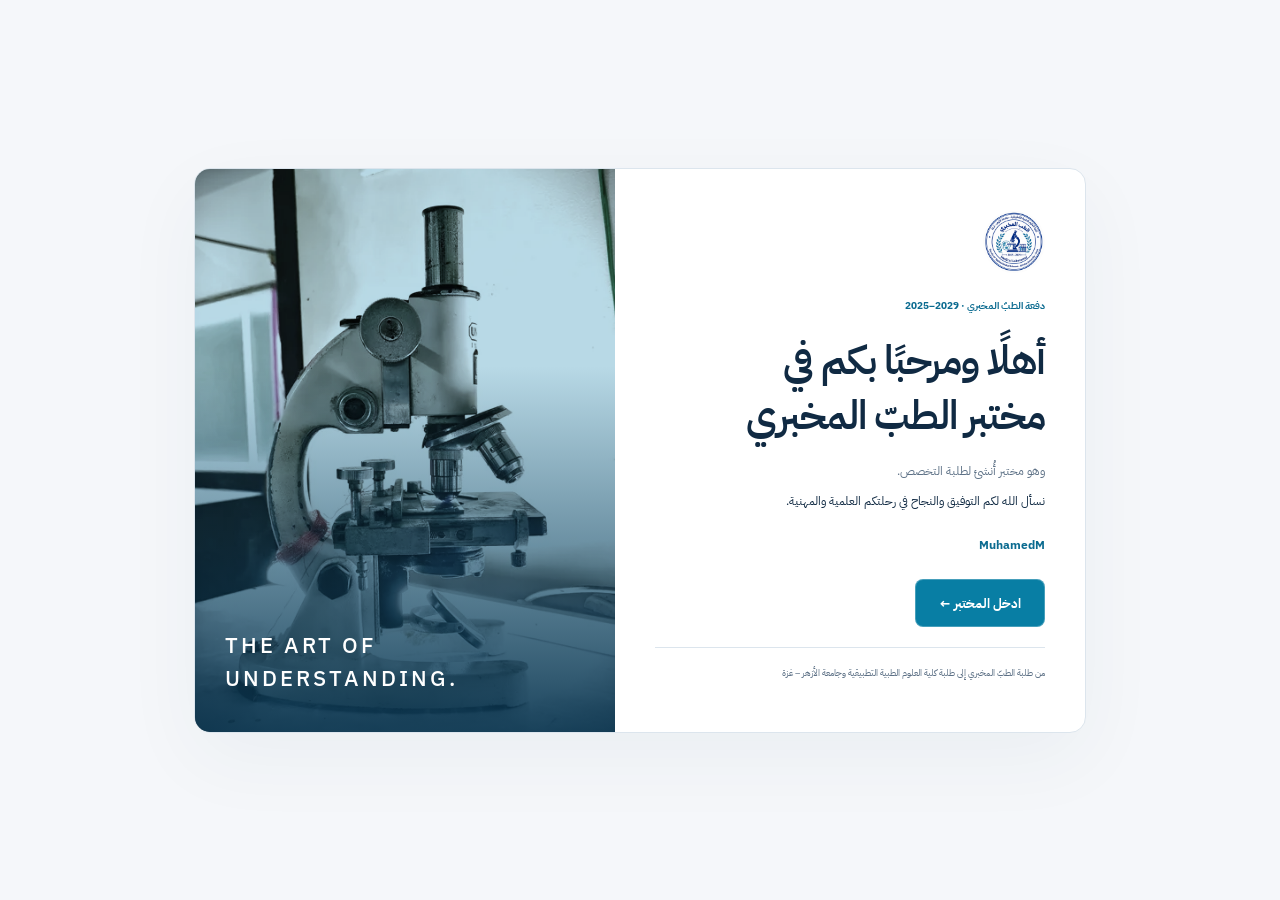
<file: index.html>
<!DOCTYPE html><html lang="ar" dir="rtl"><head><meta charset="UTF-8"><meta name="viewport" content="width=device-width,initial-scale=1"><meta name="theme-color" content="#06364A"><title>مختبر الطبّ المخبري | Medical Laboratory</title><link rel="stylesheet" href="./styles/layer-0.css"><link rel="stylesheet" href="./styles/layer-1.css"><link rel="stylesheet" href="./styles/layer-2.css"><link rel="stylesheet" href="./styles/layer-3.css"><link rel="stylesheet" href="./styles/layer-4.css"><link rel="stylesheet" href="./styles/layer-5.css"><link rel="stylesheet" href="./styles/layer-6.css"><link rel="stylesheet" href="./styles/layer-7.css"><link rel="stylesheet" href="./styles/layer-8.css"><link rel="stylesheet" href="./styles/layer-9.css"><link rel="stylesheet" href="./styles/layer-10.css"><meta name="description" content="مختبر تعليمي تفاعلي لطلبة الطبّ المخبري: أجهزة ومحاضرات وملاحظات ومراجعة، دون تسجيل دخول."><link rel="stylesheet" href="./styles/accessibility.css"><link rel="stylesheet" href="./styles/premium.css"><link rel="stylesheet" href="./styles/learning-experience.css"></head><body><a class="skip-link" href="#main-content">تخطَّ إلى المحتوى · Skip to content</a><svg width="0" height="0" aria-hidden="true" style="position:absolute"><defs><linearGradient id="body" x2="1" y2="1"><stop stop-color="#f8fcfd"/><stop offset="1" stop-color="#aacbd9"/></linearGradient><linearGradient id="metal"><stop stop-color="#0d4b66"/><stop offset=".5" stop-color="#a5ccd9"/><stop offset="1" stop-color="#075f88"/></linearGradient></defs><defs><symbol id="device-microscope" viewBox="0 0 110 110"><path d="m44 18 15 7-12 26-15-7z" fill="url(#metal)"/><path d="m47 13 15 7-3 6-15-7z" fill="#06364a"/><path d="M57 40c21 12 23 39 2 48H42" stroke="#075f88" stroke-width="10"/><path d="M24 65h43v6H24z" fill="#1a4659"/><path d="M35 71v17m-7 4h44l8 7H20z" fill="#075f88"/><path d="m34 47-4 9m11-5-3 9" stroke="#8ca8b6" stroke-width="5"/><circle cx="65" cy="61" r="7" fill="#d5e8ee" stroke="#075f88" stroke-width="3"/></symbol><symbol id="device-spectro" viewBox="0 0 110 110"><path d="M15 49 29 31h58v48H15z" fill="url(#body)"/><path d="M15 49h72v30H15z" fill="#ddeef4"/><path d="M35 37h31v15H35z" fill="#06364a"/><path d="M39 41h23v7H39z" fill="#65c4dc"/><path d="M72 38h10v18H72z" fill="#718e9e"/><path d="M72 41h10m-10 5h10" stroke="#06364a"/><circle cx="31" cy="65" r="5" fill="#075f88"/><path d="M43 61h28m-28 6h22" stroke="#7b9ca8" stroke-width="3"/><path d="M22 80v4m57-4v4" stroke="#06364a" stroke-width="5"/></symbol><symbol id="device-electrolyte" viewBox="0 0 110 110"><path d="M24 25h60v61H24z" rx="8" fill="url(#body)"/><path d="M33 34h39v24H33z" fill="#06364a"/><path d="M38 39h29v14H38z" fill="#65c4dc"/><path d="M38 47h9l4-5 5 7 6-4" stroke="#f8fcfd" stroke-width="2"/><path d="M30 68h25v12H30z" fill="#eef7fa"/><path d="M65 62v21" stroke="#06364a" stroke-width="4"/><path d="M62 76h7v15h-7z" fill="#a1d9e6"/><path d="M74 72h5m-5 5h5" stroke="#739aaa"/></symbol><symbol id="device-cbc" viewBox="0 0 110 110"><path d="M20 22h65v67H20z" fill="url(#body)"/><path d="M28 31h31v25H28z" fill="#06364a"/><path d="M32 35h23v17H32z" fill="#65c4dc"/><path d="M35 45h4v5h-4zm6-6h4v11h-4zm6 3h4v8h-4z" fill="#e6f8fc"/><path d="M66 31h11v29H66z" fill="#d9e9ee"/><path d="M64 65h15v17H64z" fill="#06364a"/><path d="M71 59v21" stroke="#b2c8d2" stroke-width="3"/><path d="M29 67h27m-27 6h27m-27 6h19" stroke="#92afbb" stroke-width="2"/></symbol><symbol id="device-centrifuge" viewBox="0 0 110 110"><path d="M19 53h68v32H19z" fill="url(#body)"/><ellipse cx="53" cy="52" rx="34" ry="14" fill="#b4d1df"/><ellipse cx="53" cy="51" rx="26" ry="10" fill="#345567"/><path d="M31 43 36 14c12-6 26-6 38 0l6 29" fill="#d6e8ee" stroke="#85aebe" stroke-width="3"/><path d="m53 42 3 7 13 1-12 4-6 5-2-7-14-2 13-3z" fill="#8faebc"/><path d="M27 66h24v11H27z" fill="#06364a"/><path d="M31 69h16v5H31z" fill="#65c4dc"/><circle cx="74" cy="72" r="5" fill="#075f88"/></symbol><symbol id="device-chromatography" viewBox="0 0 110 110"><path d="M18 56h23v31H18zm27-23h26v54H45zm30 19h17v35H75z" fill="url(#body)"/><path d="M49 40h18v14H49zM22 63h15v9H22z" fill="#06364a"/><path d="M51 44h14v7H51z" fill="#65c4dc"/><path d="M48 61h20m-20 6h20m-20 6h20" stroke="#8eafbc" stroke-width="2"/><path d="M24 27h7v24h-7zm12 0h7v24h-7z" fill="#a8dce8" stroke="#075f88"/><path d="M23 26h9m3 0h9" stroke="#06364a" stroke-width="3"/><path d="M27 23c0-11 31-10 31 8" stroke="#759baa" stroke-width="2"/><path d="M83 56V34H70" stroke="#759baa" stroke-width="2"/></symbol></defs></svg>
<section class="welcome-screen" id="welcomePage"><div class="welcome-card glass"><div class="welcomePhoto" aria-hidden="true"><img src="./assets/462f11a3f8df8d6c.webp" alt=""><span>THE ART OF<br>UNDERSTANDING.</span></div><div class="welcomeCopy"><div class="welcome-emblem"><img src="./assets/ceb42dcda66c1df4.png" alt="شعار دفعة الطبّ المخبري 2025–2029"></div><p class="welcome-kicker">دفعة الطبّ المخبري · <bdi>2025–2029</bdi></p><h1 id="welcomeTitle">أهلًا ومرحبًا بكم في<br>مختبر الطبّ المخبري</h1><p class="welcome-description">وهو مختبر أُنشئ لطلبة التخصص.</p><p class="welcome-prayer">نسأل الله لكم التوفيق والنجاح في رحلتكم العلمية والمهنية.</p><p class="welcome-signature">MuhamedM</p><button class="welcome-action" id="enterLab">ادخل المختبر <span aria-hidden="true">←</span></button><p class="welcome-foot">من طلبة الطبّ المخبري إلى طلبة كلية العلوم الطبية التطبيقية وجامعة الأزهر – غزة</p></div></div></section>
<header id="sharedHeader" hidden class="hubheader topbar glass"><div class="hubbrand"><img src="./assets/ceb42dcda66c1df4.png" alt="شعار دفعة الطب المخبري"><div><b>مختبر الطبّ المخبري</b><small>MEDLAB <span aria-hidden="true">/</span> LEARN. EXPLORE. UNDERSTAND.</small></div></div><nav class="desktopNav" aria-label="القائمة الرئيسية / Primary navigation"><button data-route="home" data-p="home"></button><button data-route="devices" data-p="devices"></button><button data-route="learn" data-p="learn"></button><button data-route="progress" data-p="progress"></button></nav><div class="headerActions"><button class="quietbtn" id="backDevices" hidden>→ الأجهزة</button><button class="quietbtn" id="openGlobalSearch" aria-label="ابحث في المختبر"></button><button class="quietbtn" id="openSettings" aria-label="الإعدادات"><svg viewBox="0 0 24 24" width="21" height="21" fill="none" stroke="currentColor" stroke-width="1.8" aria-hidden="true"><path d="M3 7h9m5 0h4M3 17h3m5 0h10"/><circle cx="14" cy="7" r="2"/><circle cx="8" cy="17" r="2"/></svg></button></div></header><section id="homePage" class="platformPage" hidden><section class="editorialHero" aria-labelledby="heroTitle">
<div class="heroCopy"><div class="editionLabel"><span class="statusDot" aria-hidden="true"></span><span data-p="premiumEyebrow"></span></div>
<h1 id="heroTitle" data-p="premiumHeadline"></h1><p class="heroDescription" data-p="premiumIntro"></p>
<div class="heroActions"><button class="editorialPrimary" data-route="devices"><span data-p="premiumBrowse"></span><span class="buttonArrow" aria-hidden="true">↗</span></button><button class="editorialSecondary" data-route="learn"><span data-p="premiumLibrary"></span><span aria-hidden="true">←</span></button></div>
<div class="heroSignature"><span class="signatureLine"></span><span data-p="premiumOrigin"></span></div></div>
<div class="heroVisual"><span class="visualGrid" aria-hidden="true"></span><span class="visualIndex" aria-hidden="true">01</span>
<div class="heroPhotoFrame"><img class="heroPhoto" src="./assets/462f11a3f8df8d6c.webp" alt="مجهر ضوئي حقيقي / Authentic optical microscope" fetchpriority="high" decoding="async"></div>
<div class="visualTopline"><span>MICROSCOPY</span><span class="visualCross" aria-hidden="true">+</span></div>
<div class="photoInset"><img src="./assets/7e8136bc30fcd819.webp" alt="العدسات الشيئية / Objective lenses" decoding="async"><span data-p="premiumDetail"></span><span aria-hidden="true">↗</span></div>
<div class="visualCaption"><span class="statusDot" aria-hidden="true"></span><span data-p="premiumPhotoCaption"></span><b dir="ltr">OPTICAL / 01</b></div>
</div></section>
<div class="valueStrip"><div><span class="valueIcon" data-icon="devices"></span><span><b data-p="premiumExplore"></b><small data-p="premiumExploreHint"></small></span></div><div><span class="valueIcon" data-icon="learn"></span><span><b data-p="premiumStudy"></b><small data-p="premiumStudyHint"></small></span></div><div><span class="valueIcon" data-icon="quiz"></span><span><b data-p="premiumReview"></b><small data-p="premiumReviewHint"></small></span></div></div>
<div class="homeSectionHeading"><div><span class="microTag">YOUR LABORATORY</span><h2 data-p="premiumSections"></h2></div><p data-p="premiumSectionsHint"></p></div><button id="homeSearch"><span data-icon="search"></span><span data-p="searchHint"></span><kbd aria-hidden="true">/</kbd></button><div class="homeSections" aria-label="أقسام المختبر / Laboratory sections"><button class="homeSectionTile" data-route="devices"><span class="tileIndex" aria-hidden="true">01 /</span><span class="sectionIcon" data-icon="devices"></span><b data-p="devices"></b><small data-p="devicesSectionDesc"></small><span class="tileArrow" aria-hidden="true">↗</span><span class="tileDecoration" aria-hidden="true"><svg viewBox="0 0 110 110"><use href="#device-microscope"/></svg></span></button><button class="homeSectionTile" data-route="chemistry"><span class="tileIndex" aria-hidden="true">02 /</span><span class="sectionIcon" data-icon="chemistry"></span><b data-p="practicalChemistry"></b><small data-p="chemistrySectionDesc"></small><span class="tileArrow" aria-hidden="true">↗</span><span class="tileDecoration chemistryDecoration" aria-hidden="true"><svg viewBox="0 0 120 120" fill="none" stroke="currentColor" stroke-width="2"><path d="M40 15h25m-19 0v43L20 99q-3 8 7 8h52q10 0 6-8L59 58V15M34 80h39M87 25h19m-15 0v65a6 6 0 0 0 12 0V25M91 65h12"/><circle cx="47" cy="91" r="3"/><circle cx="60" cy="99" r="2"/></svg></span></button></div><section class="platformCard resumeCard" id="homeResume"><div><span class="microTag" id="resumeEyebrow"></span><h2 id="resumeTitle"></h2><p id="resumeText"></p><button class="platformPrimary" id="resumeLab"></button></div><div class="resumeArt neutralArt"><span data-icon="devices"></span></div></section><div class="activityHeading"><h2 data-p="premiumProgress"></h2><p data-p="premiumProgressHint"></p></div><div class="miniStats"><div><b id="homeVisits">0</b><span data-p="visited"></span></div><div><b id="homeParts">0</b><span data-p="favorites"></span></div><div><b id="homeQuizzes">0</b><span data-p="attempts"></span></div></div><footer class="platformFooter"><span data-p="cohort">دفعة الطبّ المخبري · 2025–2029</span><button class="developerPill" data-developer type="button" dir="ltr" aria-label="حول المطور MuhamedM"><span>Developed by</span><strong>MuhamedM</strong><svg viewBox="0 0 24 24" width="19" height="19" fill="none" stroke="currentColor" stroke-width="1.8" aria-hidden="true"><path d="M14 3h7v7M21 3l-11 11M10 3H5a2 2 0 0 0-2 2v14a2 2 0 0 0 2 2h14a2 2 0 0 0 2-2v-5"/></svg></button></footer></section><section id="chemistryPage" class="platformPage" hidden><div class="platformHeading"><span class="microTag">PRACTICAL CHEMISTRY</span><h1 data-p="practicalChemistry"></h1><p data-p="practicalChemistryIntro"></p></div><div id="practicalCourses"></div><footer class="platformFooter"><span data-p="cohort">دفعة الطبّ المخبري · 2025–2029</span><button class="developerPill" data-developer type="button" dir="ltr" aria-label="حول المطور MuhamedM"><span>Developed by</span><strong>MuhamedM</strong><svg viewBox="0 0 24 24" width="19" height="19" fill="none" stroke="currentColor" stroke-width="1.8" aria-hidden="true"><path d="M14 3h7v7M21 3l-11 11M10 3H5a2 2 0 0 0-2 2v14a2 2 0 0 0 2 2h14a2 2 0 0 0 2-2v-5"/></svg></button></footer></section><section id="learnPage" class="platformPage" hidden><div class="platformHeading"><span class="microTag">LEARNING SPACE</span><h1 data-p="learnTitle"></h1><p data-p="learnDesc"></p></div><div class="platformCard scopePicker"><label for="learningScope" data-p="devices"></label><select id="learningScope"></select><p id="learningScopeHint"></p></div><div class="learnTabs" role="tablist" aria-label="التعلّم / Learning"><button id="tab-guide" data-learn-tab="guide" role="tab" aria-selected="true" aria-controls="learn-guide" data-p="guide"></button><button id="tab-terms" data-learn-tab="terms" role="tab" aria-selected="false" aria-controls="learn-terms" data-p="terms" tabindex="-1"></button><button id="tab-notes" data-learn-tab="notes" role="tab" aria-selected="false" aria-controls="learn-notes" data-p="myNotes" tabindex="-1"></button></div><div id="learn-guide" class="learnPane" role="tabpanel" aria-labelledby="tab-guide"><div id="learningResourceList"></div></div><div id="learn-terms" class="learnPane" role="tabpanel" aria-labelledby="tab-terms" hidden><p class="localNotice" data-p="termHint"></p><label class="searchField"><span data-icon="search"></span><input id="termSearch" type="search" aria-label="بحث المصطلحات / Search terms"></label><div id="termsList"></div><p class="emptyState" id="termsEmpty" data-p="termEmpty" hidden></p></div><div id="learn-notes" class="learnPane" role="tabpanel" aria-labelledby="tab-notes" hidden><p class="localNotice" data-p="notesHint"></p><h2 id="noteScope" class="noteScope"></h2><textarea maxlength="200000" id="studentNotes" aria-label="ملاحظاتي / My notes"></textarea><div id="notesStatus" role="status" aria-live="polite"></div></div><footer class="platformFooter"><span data-p="cohort">دفعة الطبّ المخبري · 2025–2029</span><button class="developerPill" data-developer type="button" dir="ltr" aria-label="حول المطور MuhamedM"><span>Developed by</span><strong>MuhamedM</strong><svg viewBox="0 0 24 24" width="19" height="19" fill="none" stroke="currentColor" stroke-width="1.8" aria-hidden="true"><path d="M14 3h7v7M21 3l-11 11M10 3H5a2 2 0 0 0-2 2v14a2 2 0 0 0 2 2h14a2 2 0 0 0 2-2v-5"/></svg></button></footer></section><section id="progressPage" class="platformPage" hidden><div class="platformHeading"><span class="microTag">YOUR LEARNING</span><h1 data-p="progressTitle"></h1><p data-p="progressDesc"></p></div><div class="progressStack"><div class="progressStats"><div><b id="statVisited">0 / 6</b><span data-p="visited"></span></div><div><b id="statParts">0 / 15</b><span data-p="resourcesOpened"></span></div><div><b id="statQuizzes">0</b><span data-p="attempts"></span></div><div><b id="statBest">—</b><span data-p="favorites"></span></div></div><section class="platformCard"><h2 data-p="devices"></h2><div id="deviceProgressList"></div></section><div class="progressColumns"><section class="platformCard"><h2 data-p="favorites"></h2><div id="favoriteList"></div><p id="noFavorites" class="mutedState" data-p="noFavorites"></p></section><section class="platformCard"><h2 data-p="recent"></h2><div id="recentList"></div><p id="noActivity" class="mutedState" data-p="noActivity"></p></section></div><section class="platformCard"><h2 data-p="reviewMistakes"></h2><div id="mistakeList"></div><p class="mutedState" id="noMistakes" data-p="noMistakes"></p></section><section class="platformCard reviewPractice"><h2 data-p="reviewTitle"></h2><p class="localNotice" data-p="reviewDesc"></p><label for="reviewScope" data-p="compareScopes"></label><select id="reviewScope"></select><p class="localNotice" id="reviewAvailability"></p><span id="reviewDueCount"></span><div class="backupActions"><button id="startReview" data-p="reviewStart"></button><button id="reviewAll" data-p="reviewAll"></button></div></section><section class="platformCard backupCard"><h2 data-p="backupTitle"></h2><p class="localNotice" data-p="backupDesc"></p><div class="backupActions"><button id="exportLearning" data-p="exportData"></button><button id="restoreLearning" data-p="restoreData"></button></div><p class="localNotice" data-p="dataNotice"></p></section><section class="dangerZone" id="learningDanger" aria-labelledby="learningDangerTitle"><h2 id="learningDangerTitle" data-p="dangerZoneTitle"></h2><p class="localNotice" data-p="dangerZoneHint"></p><p class="localNotice" data-p="localNote"></p><button id="clearLearning" class="dangerButton" data-p="clearProgress"></button></section></div><footer class="platformFooter"><span data-p="cohort">دفعة الطبّ المخبري · 2025–2029</span><button class="developerPill" data-developer type="button" dir="ltr" aria-label="حول المطور MuhamedM"><span>Developed by</span><strong>MuhamedM</strong><svg viewBox="0 0 24 24" width="19" height="19" fill="none" stroke="currentColor" stroke-width="1.8" aria-hidden="true"><path d="M14 3h7v7M21 3l-11 11M10 3H5a2 2 0 0 0-2 2v14a2 2 0 0 0 2 2h14a2 2 0 0 0 2-2v-5"/></svg></button></footer></section><section class="hub platformPage" id="devicesPage" hidden><main class="hubmain"><div class="platformHeading"><span class="microTag">INSTRUMENT LIBRARY</span><h1 id="devicesTitle" tabindex="-1" data-p="catalogTitle">أجهزة المختبر</h1><p data-p="catalogDesc"></p></div><div class="platformCard catalogTools"><label class="searchField"><span data-icon="search"></span><input id="deviceSearch" type="search" aria-label="ابحث عن جهاز / Search instruments" autocomplete="off"></label><div class="catalogFilters"><select id="deviceField" aria-label="المجال / Field"></select><label><input id="favoritesOnly" type="checkbox"><span data-p="onlyFav"></span></label></div></div><div class="catalogMeta"><span id="catalogCount" role="status" aria-live="polite"></span><span data-p="available"></span></div><div class="emptyState" id="catalogEmpty" hidden><h3 data-p="emptySearch"></h3><p data-p="emptySearchDesc"></p><button id="resetFilters" class="platformLink" data-p="resetFilters"></button></div><div class="devices"><article class="devicecard"><div class="devicepicture"><span class="devnumber">01</span><svg viewBox="0 0 110 110" aria-hidden="true"><use href="#device-spectro"/></svg><span class="devicebadge">محاضرات المساق</span></div><div class="devicetext"><span class="category">قياسات ضوئية</span><h2>المطياف الضوئي</h2><p lang="en" dir="ltr">Spectrophotometer</p><button class="devicebutton " data-device="spectro">عرض المحاضرات<span aria-hidden="true">←</span></button></div></article><article class="devicecard"><div class="devicepicture"><span class="devnumber">02</span><img class="trueDevicePhoto" src="./assets/462f11a3f8df8d6c.webp" alt="مجهر ضوئي / Optical microscope" loading="lazy" decoding="async"><span class="devicebadge ready">تجربة تفاعلية + محاضرات</span></div><div class="devicetext"><span class="category">الفحص المجهري</span><h2>المجهر</h2><p lang="en" dir="ltr">Microscope</p><button class="devicebutton primary" data-device="microscope">افتح المجهر<span aria-hidden="true">←</span></button><button class="lecturelink" data-lectures="microscope">محاضرات المجهر ↗</button></div></article><article class="devicecard"><div class="devicepicture"><span class="devnumber">03</span><svg viewBox="0 0 110 110" aria-hidden="true"><use href="#device-electrolyte"/></svg><span class="devicebadge">محاضرات المساق</span></div><div class="devicetext"><span class="category">الكيمياء السريرية</span><h2>محلّل الشوارد</h2><p lang="en" dir="ltr">Electrolyte Analyzer</p><button class="devicebutton " data-device="electrolyte">عرض المحاضرات<span aria-hidden="true">←</span></button></div></article><article class="devicecard"><div class="devicepicture"><span class="devnumber">04</span><svg viewBox="0 0 110 110" aria-hidden="true"><use href="#device-cbc"/></svg><span class="devicebadge">محاضرات المساق</span></div><div class="devicetext"><span class="category">أمراض الدم</span><h2>جهاز تعداد الدم</h2><p lang="en" dir="ltr">CBC Analyzer</p><button class="devicebutton " data-device="cbc">عرض المحاضرات<span aria-hidden="true">←</span></button></div></article><article class="devicecard"><div class="devicepicture"><span class="devnumber">05</span><svg viewBox="0 0 110 110" aria-hidden="true"><use href="#device-centrifuge"/></svg><span class="devicebadge">محاضرات المساق</span></div><div class="devicetext"><span class="category">فصل العينات</span><h2>جهاز الطرد المركزي</h2><p lang="en" dir="ltr">Centrifuge</p><button class="devicebutton " data-device="centrifuge">عرض المحاضرات<span aria-hidden="true">←</span></button></div></article><article class="devicecard"><div class="devicepicture"><span class="devnumber">06</span><svg viewBox="0 0 110 110" aria-hidden="true"><use href="#device-chromatography"/></svg><span class="devicebadge">محاضرات المساق</span></div><div class="devicetext"><span class="category">الفصل الكروماتوغرافي</span><h2>الكروماتوغرافيا</h2><p lang="en" dir="ltr">Chromatography</p><button class="devicebutton " data-device="chromatography">عرض المحاضرات<span aria-hidden="true">←</span></button></div></article></div></main><footer class="hubfooter"><span data-p="cohort">دفعة الطبّ المخبري · 2025–2029</span><button class="developerPill" id="footerDeveloper" type="button" dir="ltr" aria-label="حول المطور MuhamedM"><span>Developed by</span><strong>MuhamedM</strong><svg viewBox="0 0 24 24" width="19" height="19" fill="none" stroke="currentColor" stroke-width="1.8" aria-hidden="true"><path d="M14 3h7v7M21 3l-11 11M10 3H5a2 2 0 0 0-2 2v14a2 2 0 0 0 2 2h14a2 2 0 0 0 2-2v-5"/></svg></button></footer></section>
<section id="instrumentPage" class="platformPage" hidden><div class="platformHeading"><span class="microTag" id="instrumentCategory"></span><h1 id="instrumentTitle"></h1><p id="instrumentEnglish" dir="ltr"></p></div><section class="platformCard instrumentHero"><div><span class="availabilityTag" id="instrumentAvailability"></span><p id="instrumentDescription"></p><button class="platformLink" id="instrumentFavorite"></button></div><div id="instrumentVisual"></div></section><div class="sectionTitle"><h2 data-p="availableResources"></h2></div><section class="platformCard" id="instrumentResources"></section><p class="localNotice" id="instrumentContentNotice"></p><footer class="platformFooter"><span data-p="cohort">دفعة الطبّ المخبري · 2025–2029</span><button class="developerPill" data-developer type="button" dir="ltr" aria-label="حول المطور MuhamedM"><span>Developed by</span><strong>MuhamedM</strong><svg viewBox="0 0 24 24" width="19" height="19" fill="none" stroke="currentColor" stroke-width="1.8" aria-hidden="true"><path d="M14 3h7v7M21 3l-11 11M10 3H5a2 2 0 0 0-2 2v14a2 2 0 0 0 2 2h14a2 2 0 0 0 2-2v-5"/></svg></button></footer></section><section id="deviceNotesPage" class="platformPage" hidden><div class="platformHeading"><span class="microTag">PERSONAL NOTES</span><h1 id="deviceNotesTitle"></h1><p data-p="privateNotesHint"></p></div><textarea id="deviceNotesText" maxlength="200000" aria-label="ملاحظاتي عن الجهاز / My instrument notes"></textarea><div id="deviceNotesStatus" role="status" aria-live="polite"></div><footer class="platformFooter"><span data-p="cohort">دفعة الطبّ المخبري · 2025–2029</span><button class="developerPill" data-developer type="button" dir="ltr" aria-label="حول المطور MuhamedM"><span>Developed by</span><strong>MuhamedM</strong><svg viewBox="0 0 24 24" width="19" height="19" fill="none" stroke="currentColor" stroke-width="1.8" aria-hidden="true"><path d="M14 3h7v7M21 3l-11 11M10 3H5a2 2 0 0 0-2 2v14a2 2 0 0 0 2 2h14a2 2 0 0 0 2-2v-5"/></svg></button></footer></section><section id="microscopePage" hidden><div id="deviceLoading" role="status" hidden>جارٍ تجهيز المجهر…</div><iframe id="microscopeFrame" title="مختبر المجهر التفاعلي" style="visibility:hidden" allow="fullscreen" allowfullscreen></iframe></section>
<nav id="bottomNav" class="bottomNav" hidden aria-label="التنقّل الرئيسي / Main navigation"><button data-route="home"><span data-icon="home"></span><span data-p="home"></span></button><button data-route="devices"><span data-icon="devices"></span><span data-p="devices"></span></button><button data-route="learn"><span data-icon="learn"></span><span data-p="learn"></span></button><button data-route="progress"><span data-icon="progress"></span><span data-p="progress"></span></button></nav><div id="platformToast" role="status" aria-live="polite"></div><dialog id="globalSearchDialog" class="labDialog" aria-labelledby="globalSearchTitle"><div class="labDialogHead"><h2 id="globalSearchTitle" data-p="globalSearch"></h2><button id="closeGlobalSearch" aria-label="إغلاق / Close">×</button></div><label class="searchField"><span data-icon="search"></span><input id="globalQuery" type="search" autocomplete="off" aria-label="بحث شامل / Global search"></label><div id="globalSearchState" role="status" aria-live="polite"></div><div id="globalResults"></div></dialog><dialog id="restoreDialog" class="labDialog" aria-labelledby="restoreTitle"><div class="labDialogHead"><h2 id="restoreTitle" data-p="restoreTitle"></h2><button id="closeRestore" aria-label="إغلاق / Close">×</button></div><p data-p="restoreHint"></p><input id="backupFile" type="file" accept=".json,application/json" hidden><button id="chooseBackup" class="platformLink" data-p="chooseBackup"></button><div id="backupSummary"></div><label for="restoreMode" data-p="restoreMode"></label><select id="restoreMode"><option value="merge" data-p="merge"></option><option value="replace" data-p="replace"></option></select><p data-p="backupExplain"></p><div id="restoreFeedback" role="status" aria-live="polite"></div><button id="confirmRestore" class="platformPrimary" data-p="restoreConfirm" disabled></button></dialog><dialog id="reviewDialog" class="labDialog" aria-labelledby="reviewTitle"><div class="labDialogHead"><h2 id="reviewTitle" data-p="reviewTitle"></h2><button id="closeReview" aria-label="إغلاق / Close">×</button></div><span id="reviewCardCount"></span><h3 id="reviewCardTitle"></h3><p id="reviewCardAnswer"></p><button id="revealReview" class="platformPrimary" data-p="reviewReveal"></button><div id="reviewActions" class="reviewActions" hidden><button id="reviewKnown" data-p="reviewKnown"></button><button id="reviewAgain" data-p="reviewAgain"></button></div><button id="reviewPartOnDevice" class="platformLink" data-p="reviewOnDevice"></button></dialog><dialog class="lectureDialog" id="lectureDialog" aria-labelledby="lectureTitle"><div class="dialogtop"><h2 id="lectureTitle"></h2><button id="closeLectures" class="quietbtn" aria-label="إغلاق المحاضرات">✕</button></div><div id="lectureEnglish" class="english"></div><p>محاضرات الجهاز المرفقة في قائمة المساق:</p><div id="lectureLinks"></div><p class="sourcehint">تفتح المحاضرات على YouTube وتحتاج اتصالًا بالإنترنت.</p></dialog>
<dialog class="dangerDialog" id="clearLearningDialog" aria-labelledby="clearLearningTitle"><span class="dangerGlyph" aria-hidden="true"><svg viewBox="0 0 24 24" fill="none" stroke="currentColor" stroke-width="1.8"><path d="M12 3 2 21h20L12 3Z"/><path d="M12 9v5m0 3h.01"/></svg></span><h2 id="clearLearningTitle" data-p="clearTitle"></h2><p data-p="clearDesc"></p><div><button id="cancelClearLearning" data-p="cancel"></button><button id="confirmClearLearning" class="dangerButton" data-p="clearConfirm"></button></div></dialog><dialog id="developerDialog" aria-labelledby="developerDialogTitle"><div class="developerDialogHead"><h2 id="developerDialogTitle">حول المطور</h2><button id="closeDeveloperDialog" type="button" aria-label="إغلاق">×</button></div><div id="developerDialogContent"></div></dialog><div aria-labelledby="settingsTitle" aria-modal="true" class="overlay" id="settingsOverlay" role="dialog"><section class="sheet glass"><div class="sheet-head"><h2 data-i="settings" id="settingsTitle">الإعدادات</h2><button aria-label="Close" class="iconbtn close">×</button></div><div class="group"><div class="group-title" data-i="appearance">المظهر</div><div class="choices" id="themeChoices"><button class="choice" data-i="light" data-value="light">نهاري</button><button class="choice" data-i="dark" data-value="dark">ليلي</button><button class="choice" data-i="auto" data-value="auto">تلقائي</button></div></div><div class="group"><div class="group-title" data-i="language">اللغة</div><div class="choices" id="langChoices"><button class="choice" data-value="ar">العربية</button><button class="choice" data-value="en">English</button><button class="choice" data-i="auto" data-value="auto">تلقائي</button></div></div><p data-i="autonote" style="color:var(--muted);font-size:12px;line-height:1.8">يتبع الوضع التلقائي إعدادات جهازك، وتُحفظ اختياراتك تلقائيًا.</p><div class="group"><div class="group-title" data-v5="aboutHeading">حول المختبر</div><div class="settings-panel"><p data-v5="aboutText">مختبر تعليمي أُنشئ لطلبة الطبّ المخبري، يجمع الأجهزة الطبية المخبرية ويتيح استكشافها من خلال تجارب تفاعلية تدعم الفهم والتعلّم.</p></div></div>
<div class="group"><div class="group-title" data-v5="shareHeading">مشاركة المختبر</div><button class="settings-link" id="shareCalculatorBtn" type="button"><span class="settings-symbol">↗</span><span data-v5="shareText">مشاركة رابط المختبر</span><span class="settings-chevron">↗</span></button></div>
<div class="group"><div class="group-title" data-v5="developerHeading">مطوّر المختبر</div><div class="settings-panel developer-panel"><div class="developer-head"><img alt="صورة مطوّر المختبر MuhamedM" class="developer-photo" src="./assets/a3c9d4e640d3acf4.webp" loading="lazy" decoding="async"><div><strong>MuhamedM</strong><div class="muted" data-v5="developerRole">محمد الأسطل · طالب طبّ مخبري</div></div></div><p class="developer-bio">محمد الأسطل، طالب طبّ مخبري، مهتم بالتكنولوجيا والتقنية وتصميم وتطوير المواقع والتطبيقات. طوّر مختبر الطبّ المخبري لتسهيل الوصول إلى الأجهزة الطبية المخبرية، وتقديم تجربة تعلّم واضحة وسهلة.</p><p data-v5="origin">أُنشئ المختبر من طلبة دفعة الطبّ المخبري 2025–2029 إلى طلبة التخصص.</p><a class="contact-button" href="https://wa.me/972598343828" rel="noopener" target="_blank"><span data-v5="contact">تواصل مع المطور</span><span aria-hidden="true">↗</span></a></div></div>
<div class="group"><div class="group-title" data-v5="supportHeading">الدعم والمقترحات</div><p class="muted" data-v5="supportText">للإبلاغ عن مشكلة أو اقتراح ميزة جديدة، تواصل مع المطور مباشرة.</p><a class="settings-link" href="https://wa.me/972598343828" rel="noopener" target="_blank"><span class="settings-symbol">✉</span><span data-v5="report">الإبلاغ عن مشكلة أو اقتراح ميزة</span><span class="settings-chevron">↗</span></a></div>
<div class="group"><button class="settingAction" id="replayWelcome" data-p="replay">إعادة عرض الترحيب</button></div><div class="group"><div class="group-title" data-v5="versionHeading">بيانات الإصدار</div><div class="settings-panel version-panel"><span data-v5="version">الإصدار</span><strong dir="ltr">6.0.0</strong></div><div class="settings-panel version-panel"><span data-v5="edition">النسخة</span><strong>MedLab · Focus & Learn</strong></div><div class="settings-panel version-panel"><span data-v5="updated">آخر تحديث</span><strong dir="ltr">2026-10-28</strong></div></div></section></div>
<script src="./content/catalog.js"></script><script src="./scripts/platform.js"></script><script src="./scripts/learning-experience.js"></script></body></html>
</file>
<file: styles/layer-0.css>
@font-face{font-family:'IBM Plex GPA';src:url(../assets/8685116dfbcfa639.ttf) format('truetype');font-style:normal;font-weight:400;font-display:swap;}@font-face{font-family:'IBM Plex GPA';src:url(../assets/93ac94c4b3174176.ttf) format('truetype');font-style:normal;font-weight:400;font-display:swap;unicode-range:U+0600-06FF,U+0750-077F,U+08A0-08FF,U+FB50-FDFF,U+FE70-FEFF,U+200C-200F;}@font-face{font-family:'IBM Plex GPA';src:url(../assets/0ebb5ad4c9c57f2a.ttf) format('truetype');font-style:normal;font-weight:500;font-display:swap;}@font-face{font-family:'IBM Plex GPA';src:url(../assets/b60e43e9a2f454f3.ttf) format('truetype');font-style:normal;font-weight:500;font-display:swap;unicode-range:U+0600-06FF,U+0750-077F,U+08A0-08FF,U+FB50-FDFF,U+FE70-FEFF,U+200C-200F;}@font-face{font-family:'IBM Plex GPA';src:url(../assets/659f916ce1922bd4.ttf) format('truetype');font-style:normal;font-weight:600;font-display:swap;}@font-face{font-family:'IBM Plex GPA';src:url(../assets/a45026a12d679d08.ttf) format('truetype');font-style:normal;font-weight:600;font-display:swap;unicode-range:U+0600-06FF,U+0750-077F,U+08A0-08FF,U+FB50-FDFF,U+FE70-FEFF,U+200C-200F;}@font-face{font-family:'IBM Plex GPA';src:url(../assets/cf74841e461235ac.ttf) format('truetype');font-style:normal;font-weight:700;font-display:swap;}@font-face{font-family:'IBM Plex GPA';src:url(../assets/44f73c1db689f2aa.ttf) format('truetype');font-style:normal;font-weight:700;font-display:swap;unicode-range:U+0600-06FF,U+0750-077F,U+08A0-08FF,U+FB50-FDFF,U+FE70-FEFF,U+200C-200F;}
:root{font-family:'IBM Plex GPA',sans-serif;--bg:#f2f9fc;--text:#083b53;--muted:#577c8b;--border:rgba(46,113,145,.14);--glass:rgba(255,255,255,.68);--surface:rgba(255,255,255,.54);--accent:#0b6b90;--accent2:#16a0bc;--shadow:0 18px 60px rgba(5,60,92,.10);color-scheme:light}
:root[data-theme=dark]{--bg:#081b2a;--text:#e8f6ff;--muted:#9bbac9;--border:rgba(170,220,242,.14);--glass:rgba(21,48,68,.68);--surface:rgba(24,56,77,.48);--accent:#47bddb;--accent2:#76d5e6;--shadow:0 18px 60px rgba(0,0,0,.24);color-scheme:dark}
*{box-sizing:border-box}html{scroll-behavior:smooth}body{margin:0;min-height:100vh;background:var(--bg);color:var(--text);transition:background .35s,color .35s;overflow-x:hidden}button,input,select{font:inherit}button{cursor:pointer}button:focus-visible,input:focus-visible,select:focus-visible{outline:3px solid var(--accent2);outline-offset:3px}.ambient{position:fixed;inset:0;pointer-events:none;overflow:hidden;z-index:-1}.orb{position:absolute;width:58vw;max-width:690px;aspect-ratio:1;border-radius:50%;filter:blur(70px);opacity:.32;background:radial-gradient(circle,#73d4e6,transparent 67%);animation:float 15s ease-in-out infinite alternate}.orb.one{top:-22%;right:-16%}.orb.two{bottom:-28%;left:-20%;background:radial-gradient(circle,#87c1fa,transparent 67%);animation-delay:-8s}@keyframes float{to{transform:translate(60px,70px) scale(1.16)}}.shell{width:min(1020px,calc(100% - 32px));margin:auto;padding:22px 0 50px}.glass{background:var(--glass);border:1px solid var(--border);box-shadow:var(--shadow);backdrop-filter:blur(26px) saturate(165%);-webkit-backdrop-filter:blur(26px) saturate(165%)}.topbar{border-radius:26px;display:flex;align-items:center;justify-content:space-between;padding:11px 17px;gap:12px}.identity{display:flex;align-items:center;gap:11px;min-width:0}.logo{width:56px;height:56px;object-fit:contain;border-radius:50%;background:white;padding:3px}.identity strong{font-size:14px;display:block}.identity small{color:var(--muted);font-size:12px}.top-actions{display:flex;gap:8px}.iconbtn{width:43px;height:43px;border:1px solid var(--border);border-radius:15px;background:var(--surface);color:var(--text);display:grid;place-items:center;font-size:21px;transition:transform .2s,background .2s}.iconbtn:active,.pill:active{transform:scale(.96)}.hero{text-align:center;padding:52px 12px 31px}.eyebrow{font-size:12px;font-weight:600;letter-spacing:1.5px;color:var(--accent);text-transform:uppercase}.hero h1{font-size:clamp(31px,5vw,52px);letter-spacing:-1px;line-height:1.3;margin:11px 0}.hero p{color:var(--muted);margin:0 auto;max-width:620px;line-height:1.9;font-size:15px}.panel{border-radius:32px;padding:25px}.panel-head{display:flex;align-items:center;justify-content:space-between;gap:15px;margin-bottom:20px}.panel-head h2{font-size:19px;margin:0}.panel-head small{color:var(--muted)}.semesters{display:grid;grid-template-columns:repeat(3,minmax(0,1fr));gap:14px}.semester{border-radius:23px;padding:18px;background:var(--surface);border:1px solid var(--border);transition:transform .3s,border-color .3s}.semester:focus-within{border-color:var(--accent2);transform:translateY(-2px)}.semhead{display:flex;align-items:center;gap:9px;margin-bottom:15px;font-weight:600}.num{display:grid;place-items:center;width:31px;height:31px;border-radius:11px;background:rgba(28,157,191,.13);color:var(--accent)}label{display:block;color:var(--muted);font-size:13px;margin:11px 0 7px}input{width:100%;height:49px;text-align:center;direction:ltr;border-radius:14px;border:1px solid var(--border);background:var(--glass);color:var(--text);outline:none;transition:border .2s,box-shadow .2s}input:focus{border-color:var(--accent);box-shadow:0 0 0 3px rgba(28,157,191,.12)}input::placeholder{color:var(--muted);opacity:.65}.result{margin-top:19px;padding:29px 18px;border-radius:26px;background:linear-gradient(120deg,#063e61,#08779a 70%,#169bb5);color:#fff;text-align:center;position:relative;overflow:hidden}.result:before{content:'';position:absolute;width:300px;height:300px;left:-120px;top:-220px;border-radius:50%;background:rgba(255,255,255,.12);filter:blur(15px)}.result .label{font-size:14px;opacity:.88}.score{font-size:clamp(53px,8vw,77px);font-weight:700;line-height:1.35;letter-spacing:-2px;font-variant-numeric:tabular-nums}.outof{font-size:12px;opacity:.75}.stats{display:flex;justify-content:center;gap:60px;margin-top:19px}.stats strong{display:block;font-size:23px;font-variant-numeric:tabular-nums}.stats span{font-size:12px;opacity:.78}.note{padding:15px 17px;margin-top:18px;border-radius:18px;border:1px solid var(--border);background:var(--surface);color:var(--muted);line-height:1.85;font-size:13px}.note strong{color:var(--text)}.error{color:#d14c54;font-size:13px;min-height:24px;padding-top:7px}.actions{display:flex;gap:10px;flex-wrap:wrap;margin-top:12px}.pill{border:1px solid var(--border);border-radius:16px;padding:12px 19px;background:var(--surface);color:var(--text);transition:transform .2s,filter .2s}.pill.primary{background:var(--accent);color:#fff;border-color:transparent}.pill:hover{filter:brightness(1.05)}footer{display:flex;justify-content:space-between;align-items:center;gap:12px;padding:24px 8px;color:var(--muted);font-size:12px}.developer{border:1px solid var(--border);background:var(--glass);color:var(--text);padding:9px 14px;border-radius:999px}.overlay{position:fixed;inset:0;background:rgba(0,19,34,.35);z-index:10;display:none;align-items:center;justify-content:center;padding:16px;backdrop-filter:blur(8px);-webkit-backdrop-filter:blur(8px)}.overlay.show{display:flex}.sheet{width:min(440px,100%);padding:24px;border-radius:30px;animation:pop .26s ease both;max-height:85vh;overflow:auto}@keyframes pop{from{transform:translateY(18px) scale(.98);opacity:0}to{transform:translateY(0);opacity:1}}.sheet-head{display:flex;justify-content:space-between;align-items:center;margin-bottom:21px}.sheet-head h2{margin:0;font-size:22px}.group{margin:16px 0}.group-title{font-size:13px;color:var(--muted);margin-bottom:9px}.choices{display:grid;grid-template-columns:repeat(3,1fr);gap:7px;padding:5px;border:1px solid var(--border);border-radius:16px;background:var(--surface)}.choice{padding:11px 3px;border:0;border-radius:12px;color:var(--text);background:transparent;font-size:13px}.choice[aria-pressed=true]{background:var(--glass);box-shadow:0 3px 14px rgba(4,44,67,.10);font-weight:600;color:var(--accent)}.about{text-align:center}.about .avatar{width:76px;height:76px;display:grid;place-items:center;margin:0 auto 12px;border-radius:24px;background:linear-gradient(135deg,#064b76,#1aa8c1);color:white;font-size:28px;font-weight:700}.about p{color:var(--muted);line-height:1.8}.about h3{font-size:25px;margin:5px}.about .detail{text-align:start;padding:14px;border-radius:16px;background:var(--surface);margin-top:15px;line-height:1.8;font-size:13px}.hidden{display:none!important}@media(max-width:730px){.shell{width:min(100% - 24px,550px);padding-top:12px}.hero{padding:35px 5px 24px}.panel{padding:16px;border-radius:26px}.semesters{grid-template-columns:1fr}.semester{padding:15px}.panel-head{margin-bottom:15px}.stats{gap:33px}.topbar{padding:9px 11px}.identity strong{font-size:12px}.logo{width:49px;height:49px}.hero h1{letter-spacing:0}.actions .pill{flex:1}}@media(prefers-reduced-motion:reduce){*,*:before,*:after{animation:none!important;transition:none!important;scroll-behavior:auto!important}}@media print{.top-actions,.actions,.developer,.overlay,.ambient{display:none!important}.glass{box-shadow:none;backdrop-filter:none}.result{print-color-adjust:exact;-webkit-print-color-adjust:exact}}

/* Performance-first glass refinement */
*,*::before,*::after{animation-duration:.01ms!important;animation-iteration-count:1!important;scroll-behavior:auto!important}
.glass{backdrop-filter:blur(12px);-webkit-backdrop-filter:blur(12px)}
button,.choice,.pill{transition:background-color .16s ease,color .16s ease,border-color .16s ease,transform .16s ease!important}
button:active{transform:scale(.985)}
.mode-switch{display:flex;gap:6px;padding:6px;border:1px solid var(--line,rgba(20,100,130,.15));border-radius:18px;background:var(--glass,rgba(255,255,255,.3));margin:0 0 18px}
.mode-switch button{flex:1;border:0;border-radius:13px;padding:13px 9px;background:transparent;color:var(--text);font:inherit;font-weight:650;cursor:pointer}
.mode-switch button.active{background:var(--accent);color:#fff;box-shadow:0 3px 12px #006a9022}
.semester.disabled-sem{opacity:.5}.semester.disabled-sem input{pointer-events:none}
.sem-toggle{display:inline-flex;align-items:center;gap:7px;cursor:pointer;font-size:13px;margin-inline-start:auto}.sem-toggle input{width:17px;height:17px;accent-color:var(--accent)}
#previousPanel{display:none}#previousPanel.active{display:block}#semesterPanel.hidden{display:none}
.prev-grid{display:grid;grid-template-columns:repeat(2,minmax(0,1fr));gap:14px}.prev-field label{display:block;margin-bottom:8px;font-weight:600;font-size:13px}.prev-field input{width:100%;box-sizing:border-box}
.prev-note{margin:14px 0;color:var(--muted);font-size:13px;line-height:1.9}
@media(max-width:580px){.prev-grid{grid-template-columns:1fr}.mode-switch button{font-size:12px;padding:12px 5px}}
@media(prefers-reduced-motion:reduce){*,*::before,*::after{transition:none!important}}

/* Consistent vector icon system */
#settingsBtn{font-size:0}#settingsBtn::before{width:21px;height:21px}
#copy,#reset,#print,#modeSem,#modePrev,#developerBtn{display:inline-flex;align-items:center;justify-content:center;gap:9px}
#copy::before,#reset::before,#print::before,#modeSem::before,#modePrev::before,#developerBtn::before,#settingsBtn::before{content:"";display:inline-block;width:18px;height:18px;flex:none;background-color:currentColor;mask-size:contain;mask-repeat:no-repeat;mask-position:center;-webkit-mask-size:contain;-webkit-mask-repeat:no-repeat;-webkit-mask-position:center}
.iconbtn.close{font-size:0}.iconbtn.close::before{content:"×";font-size:26px;line-height:1}
.sem-icon{display:inline-flex;color:var(--accent);align-items:center;justify-content:center;width:34px;height:34px;border-radius:11px;background:rgba(28,157,191,.11)}
.sem-icon svg{width:19px;height:19px;stroke:currentColor;fill:none;stroke-width:1.8;stroke-linecap:round;stroke-linejoin:round}
/* Print output is a separate, clean A4 document */
.print-document{display:none}
@page{size:A4 portrait;margin:16mm 17mm}
@media print{
 html,body{background:#fff!important;color:#153a52!important;width:auto!important;height:auto!important;margin:0!important;padding:0!important;overflow:visible!important}
 body>.shell,body>.ambient,body>.overlay{display:none!important}
 .print-document{display:block!important;width:100%;font-family:'IBM Plex GPA',sans-serif;direction:rtl;color:#143b54;print-color-adjust:exact;-webkit-print-color-adjust:exact}
 .print-document[dir=ltr]{direction:ltr}
 .print-head{display:flex;align-items:center;gap:14px;padding-bottom:17px;border-bottom:2px solid #126f95}
 .print-head img{width:70px;height:70px;object-fit:contain}
 .print-head h1{font-size:20pt;margin:0 0 5px;color:#073a57}
 .print-head p{margin:0;color:#547587;font-size:10pt}
 .print-heading{font-size:14pt;font-weight:700;margin:28px 0 12px}
 .print-table{width:100%;border-collapse:collapse;font-size:11pt;table-layout:fixed}
 .print-table th,.print-table td{border:1px solid #cddfe8;padding:11px 12px;text-align:start}
 .print-table th{background:#eaf5fa;color:#073a57;font-weight:700}
 .print-summary{margin-top:24px;border:1.5px solid #0b6b90;border-radius:12px;padding:18px 20px;break-inside:avoid}
 .print-summary .print-score{font-size:32pt;font-weight:700;color:#07577b;line-height:1.35}
 .print-summary .print-small{font-size:10pt;color:#547587}
 .print-meta{display:flex;gap:38px;margin-top:12px;font-size:11pt}
 .print-foot{border-top:1px solid #d5e3eb;margin-top:35px;padding-top:12px;color:#5a7787;font-size:9pt;line-height:1.8}
 .print-document *{animation:none!important;transition:none!important;box-shadow:none!important;text-shadow:none!important}
}
#settingsBtn::before{mask-image:url("data:image/svg+xml,%3Csvg%20xmlns%3D%22http%3A%2F%2Fwww.w3.org%2F2000%2Fsvg%22%20width%3D%2224%22%20height%3D%2224%22%20viewBox%3D%220%200%2024%2024%22%20fill%3D%22none%22%20stroke%3D%22black%22%20stroke-width%3D%222%22%20stroke-linecap%3D%22round%22%20stroke-linejoin%3D%22round%22%3E%3Cpath%20d%3D%22M4%207h9m4%200h3M4%2017h3m4%200h9%22%2F%3E%3Ccircle%20cx%3D%2215%22%20cy%3D%227%22%20r%3D%222%22%2F%3E%3Ccircle%20cx%3D%229%22%20cy%3D%2217%22%20r%3D%222%22%2F%3E%3C%2Fsvg%3E");-webkit-mask-image:url("data:image/svg+xml,%3Csvg%20xmlns%3D%22http%3A%2F%2Fwww.w3.org%2F2000%2Fsvg%22%20width%3D%2224%22%20height%3D%2224%22%20viewBox%3D%220%200%2024%2024%22%20fill%3D%22none%22%20stroke%3D%22black%22%20stroke-width%3D%222%22%20stroke-linecap%3D%22round%22%20stroke-linejoin%3D%22round%22%3E%3Cpath%20d%3D%22M4%207h9m4%200h3M4%2017h3m4%200h9%22%2F%3E%3Ccircle%20cx%3D%2215%22%20cy%3D%227%22%20r%3D%222%22%2F%3E%3Ccircle%20cx%3D%229%22%20cy%3D%2217%22%20r%3D%222%22%2F%3E%3C%2Fsvg%3E")}
#copy::before{mask-image:url("data:image/svg+xml,%3Csvg%20xmlns%3D%22http%3A%2F%2Fwww.w3.org%2F2000%2Fsvg%22%20width%3D%2224%22%20height%3D%2224%22%20viewBox%3D%220%200%2024%2024%22%20fill%3D%22none%22%20stroke%3D%22black%22%20stroke-width%3D%222%22%20stroke-linecap%3D%22round%22%20stroke-linejoin%3D%22round%22%3E%3Crect%20x%3D%228%22%20y%3D%228%22%20width%3D%2212%22%20height%3D%2212%22%20rx%3D%222%22%2F%3E%3Cpath%20d%3D%22M16%208V6a2%202%200%200%200-2-2H6a2%202%200%200%200-2%202v8a2%202%200%200%200%202%202h2%22%2F%3E%3C%2Fsvg%3E");-webkit-mask-image:url("data:image/svg+xml,%3Csvg%20xmlns%3D%22http%3A%2F%2Fwww.w3.org%2F2000%2Fsvg%22%20width%3D%2224%22%20height%3D%2224%22%20viewBox%3D%220%200%2024%2024%22%20fill%3D%22none%22%20stroke%3D%22black%22%20stroke-width%3D%222%22%20stroke-linecap%3D%22round%22%20stroke-linejoin%3D%22round%22%3E%3Crect%20x%3D%228%22%20y%3D%228%22%20width%3D%2212%22%20height%3D%2212%22%20rx%3D%222%22%2F%3E%3Cpath%20d%3D%22M16%208V6a2%202%200%200%200-2-2H6a2%202%200%200%200-2%202v8a2%202%200%200%200%202%202h2%22%2F%3E%3C%2Fsvg%3E")}
#reset::before{mask-image:url("data:image/svg+xml,%3Csvg%20xmlns%3D%22http%3A%2F%2Fwww.w3.org%2F2000%2Fsvg%22%20width%3D%2224%22%20height%3D%2224%22%20viewBox%3D%220%200%2024%2024%22%20fill%3D%22none%22%20stroke%3D%22black%22%20stroke-width%3D%222%22%20stroke-linecap%3D%22round%22%20stroke-linejoin%3D%22round%22%3E%3Cpath%20d%3D%22M3%2011a9%209%200%201%201%202.8%206.5%22%2F%3E%3Cpath%20d%3D%22M3%204v7h7%22%2F%3E%3C%2Fsvg%3E");-webkit-mask-image:url("data:image/svg+xml,%3Csvg%20xmlns%3D%22http%3A%2F%2Fwww.w3.org%2F2000%2Fsvg%22%20width%3D%2224%22%20height%3D%2224%22%20viewBox%3D%220%200%2024%2024%22%20fill%3D%22none%22%20stroke%3D%22black%22%20stroke-width%3D%222%22%20stroke-linecap%3D%22round%22%20stroke-linejoin%3D%22round%22%3E%3Cpath%20d%3D%22M3%2011a9%209%200%201%201%202.8%206.5%22%2F%3E%3Cpath%20d%3D%22M3%204v7h7%22%2F%3E%3C%2Fsvg%3E")}
#print::before{mask-image:url("data:image/svg+xml,%3Csvg%20xmlns%3D%22http%3A%2F%2Fwww.w3.org%2F2000%2Fsvg%22%20width%3D%2224%22%20height%3D%2224%22%20viewBox%3D%220%200%2024%2024%22%20fill%3D%22none%22%20stroke%3D%22black%22%20stroke-width%3D%222%22%20stroke-linecap%3D%22round%22%20stroke-linejoin%3D%22round%22%3E%3Cpath%20d%3D%22M6%209V3h12v6M6%2018H4a2%202%200%200%201-2-2v-5a2%202%200%200%201%202-2h16a2%202%200%200%201%202%202v5a2%202%200%200%201-2%202h-2%22%2F%3E%3Cpath%20d%3D%22M6%2014h12v8H6z%22%2F%3E%3Cpath%20d%3D%22M18%2012h.01%22%2F%3E%3C%2Fsvg%3E");-webkit-mask-image:url("data:image/svg+xml,%3Csvg%20xmlns%3D%22http%3A%2F%2Fwww.w3.org%2F2000%2Fsvg%22%20width%3D%2224%22%20height%3D%2224%22%20viewBox%3D%220%200%2024%2024%22%20fill%3D%22none%22%20stroke%3D%22black%22%20stroke-width%3D%222%22%20stroke-linecap%3D%22round%22%20stroke-linejoin%3D%22round%22%3E%3Cpath%20d%3D%22M6%209V3h12v6M6%2018H4a2%202%200%200%201-2-2v-5a2%202%200%200%201%202-2h16a2%202%200%200%201%202%202v5a2%202%200%200%201-2%202h-2%22%2F%3E%3Cpath%20d%3D%22M6%2014h12v8H6z%22%2F%3E%3Cpath%20d%3D%22M18%2012h.01%22%2F%3E%3C%2Fsvg%3E")}
#developerBtn::before{mask-image:url("data:image/svg+xml,%3Csvg%20xmlns%3D%22http%3A%2F%2Fwww.w3.org%2F2000%2Fsvg%22%20width%3D%2224%22%20height%3D%2224%22%20viewBox%3D%220%200%2024%2024%22%20fill%3D%22none%22%20stroke%3D%22black%22%20stroke-width%3D%222%22%20stroke-linecap%3D%22round%22%20stroke-linejoin%3D%22round%22%3E%3Cpath%20d%3D%22M14%203h7v7M10%2014%2021%203%22%2F%3E%3Cpath%20d%3D%22M21%2013v6a2%202%200%200%201-2%202H5a2%202%200%200%201-2-2V5a2%202%200%200%201%202-2h6%22%2F%3E%3C%2Fsvg%3E");-webkit-mask-image:url("data:image/svg+xml,%3Csvg%20xmlns%3D%22http%3A%2F%2Fwww.w3.org%2F2000%2Fsvg%22%20width%3D%2224%22%20height%3D%2224%22%20viewBox%3D%220%200%2024%2024%22%20fill%3D%22none%22%20stroke%3D%22black%22%20stroke-width%3D%222%22%20stroke-linecap%3D%22round%22%20stroke-linejoin%3D%22round%22%3E%3Cpath%20d%3D%22M14%203h7v7M10%2014%2021%203%22%2F%3E%3Cpath%20d%3D%22M21%2013v6a2%202%200%200%201-2%202H5a2%202%200%200%201-2-2V5a2%202%200%200%201%202-2h6%22%2F%3E%3C%2Fsvg%3E")}
#modeSem::before{mask-image:url("data:image/svg+xml,%3Csvg%20xmlns%3D%22http%3A%2F%2Fwww.w3.org%2F2000%2Fsvg%22%20width%3D%2224%22%20height%3D%2224%22%20viewBox%3D%220%200%2024%2024%22%20fill%3D%22none%22%20stroke%3D%22black%22%20stroke-width%3D%222%22%20stroke-linecap%3D%22round%22%20stroke-linejoin%3D%22round%22%3E%3Cpath%20d%3D%22m12%202%209%205-9%205-9-5%209-5Z%22%2F%3E%3Cpath%20d%3D%22m3%2012%209%205%209-5M3%2017l9%205%209-5%22%2F%3E%3C%2Fsvg%3E");-webkit-mask-image:url("data:image/svg+xml,%3Csvg%20xmlns%3D%22http%3A%2F%2Fwww.w3.org%2F2000%2Fsvg%22%20width%3D%2224%22%20height%3D%2224%22%20viewBox%3D%220%200%2024%2024%22%20fill%3D%22none%22%20stroke%3D%22black%22%20stroke-width%3D%222%22%20stroke-linecap%3D%22round%22%20stroke-linejoin%3D%22round%22%3E%3Cpath%20d%3D%22m12%202%209%205-9%205-9-5%209-5Z%22%2F%3E%3Cpath%20d%3D%22m3%2012%209%205%209-5M3%2017l9%205%209-5%22%2F%3E%3C%2Fsvg%3E")}
#modePrev::before{mask-image:url("data:image/svg+xml,%3Csvg%20xmlns%3D%22http%3A%2F%2Fwww.w3.org%2F2000%2Fsvg%22%20width%3D%2224%22%20height%3D%2224%22%20viewBox%3D%220%200%2024%2024%22%20fill%3D%22none%22%20stroke%3D%22black%22%20stroke-width%3D%222%22%20stroke-linecap%3D%22round%22%20stroke-linejoin%3D%22round%22%3E%3Cpath%20d%3D%22m3%2017%206-6%204%204%208-8%22%2F%3E%3Cpath%20d%3D%22M17%207h4v4%22%2F%3E%3Cpath%20d%3D%22M3%203v18h18%22%2F%3E%3C%2Fsvg%3E");-webkit-mask-image:url("data:image/svg+xml,%3Csvg%20xmlns%3D%22http%3A%2F%2Fwww.w3.org%2F2000%2Fsvg%22%20width%3D%2224%22%20height%3D%2224%22%20viewBox%3D%220%200%2024%2024%22%20fill%3D%22none%22%20stroke%3D%22black%22%20stroke-width%3D%222%22%20stroke-linecap%3D%22round%22%20stroke-linejoin%3D%22round%22%3E%3Cpath%20d%3D%22m3%2017%206-6%204%204%208-8%22%2F%3E%3Cpath%20d%3D%22M17%207h4v4%22%2F%3E%3Cpath%20d%3D%22M3%203v18h18%22%2F%3E%3C%2Fsvg%3E")}

/* v4: accessible single-line controls and settings navigation */
.actions .pill,.mode-switch button,.developer,.settings-link,.choices .choice{white-space:nowrap;overflow-wrap:normal;word-break:normal}
.actions{display:flex;flex-wrap:wrap;gap:9px}.actions .pill{flex:1 1 auto;min-width:max-content}
.mode-switch{display:flex;gap:6px}.mode-switch button{min-width:0;white-space:nowrap;font-size:clamp(10px,2.8vw,14px);padding-inline:8px}
footer{flex-wrap:nowrap;gap:8px}footer span,footer .developer{white-space:nowrap;flex-shrink:0}footer{font-size:clamp(9px,2.2vw,12px)}footer .developer{font-size:inherit;padding:8px 10px}
.settings-links{display:flex;flex-direction:column;gap:7px}.settings-link{width:100%;display:flex;align-items:center;text-align:start;gap:12px;border:1px solid var(--border);border-radius:16px;background:var(--glass);color:var(--text);padding:12px 14px;font:inherit;font-size:13px;text-decoration:none;cursor:pointer;min-height:50px}
.settings-link:hover{background:var(--surface)}.settings-link>span:nth-child(2){flex:1;white-space:normal;line-height:1.55}.settings-symbol{display:grid;place-items:center;width:28px;height:28px;flex-shrink:0;border-radius:9px;background:color-mix(in srgb,var(--accent) 12%,transparent);color:var(--accent);font-size:17px}.settings-chevron{font-size:22px;color:var(--muted);flex-shrink:0}
.calculator-about .detail{text-align:start;line-height:1.8}
@media(max-width:390px){footer{gap:5px;padding-inline:0}footer .developer{padding:7px 6px;font-size:9px}footer span{font-size:9px}.actions .pill{font-size:12px;padding-inline:10px}}
@media print{.settings-links,.overlay{display:none!important}}

/* v6: lightweight scrolling in settings, especially Android browsers */
#settingsOverlay{backdrop-filter:none!important;-webkit-backdrop-filter:none!important;background:rgba(4,22,34,.54)!important}
#settingsOverlay .sheet{backdrop-filter:none!important;-webkit-backdrop-filter:none!important;background:var(--bg,#f4f9fc)!important;box-shadow:0 14px 45px rgba(0,30,50,.24)!important;overscroll-behavior:contain;-webkit-overflow-scrolling:touch;scroll-behavior:auto!important;transform:translateZ(0);contain:layout paint}
#settingsOverlay .settings-panel,#settingsOverlay .settings-link,#settingsOverlay .choices{backdrop-filter:none!important;-webkit-backdrop-filter:none!important;box-shadow:none!important}
#settingsOverlay .group{content-visibility:auto;contain-intrinsic-size:auto 120px}
#settingsOverlay .developer-photo{display:block;object-fit:cover;object-position:center 24%;border-radius:17px;width:76px;height:76px;flex-shrink:0;background:#d7e6ee}
#settingsOverlay .sheet *{animation:none!important;transition:background-color .12s ease,color .12s ease!important}
[data-theme=dark] #settingsOverlay .sheet{background:#102838!important}
@media(max-width:600px){#settingsOverlay .sheet{max-height:88dvh;overflow-y:auto;will-change:auto}}
@media print{#settingsOverlay{display:none!important}}


/* v5 single-page settings and welcome */
#settingsOverlay .sheet{max-height:min(91dvh,940px);overflow-y:auto;overscroll-behavior:contain;scrollbar-width:thin;padding-bottom:30px}
#settingsOverlay .group{margin-block:17px 0}
#settingsOverlay .group-title{font-weight:750;font-size:15px;margin-bottom:11px}
.settings-panel{background:color-mix(in srgb,var(--surface,white) 75%,transparent);border:1px solid var(--line,rgba(0,90,120,.12));border-radius:19px;padding:16px;margin:7px 0;line-height:1.9}
.settings-panel p{margin:7px 0}.muted{color:var(--muted);font-size:13px;line-height:1.9}.source-link{font-size:12px;color:var(--accent);display:inline-block;margin-top:7px}
.developer-head{display:flex;align-items:center;gap:13px}.developer-photo{height:64px;width:64px;flex-shrink:0;border-radius:20px;display:grid;place-items:center;background:linear-gradient(135deg,#083c6d,#1c91b4);color:white;font-size:30px;font-weight:700;border:2px solid #ffffff7a}.developer-head strong{font-size:19px}
.contact-button,.welcome-action{display:flex;align-items:center;justify-content:center;gap:12px;text-decoration:none;white-space:nowrap;background:linear-gradient(120deg,#073a57,#087caa);color:#fff;border:1px solid #ffffff40;padding:13px 20px;border-radius:16px;font:inherit;font-weight:700;box-shadow:0 8px 25px #0a587326;cursor:pointer}.contact-button{margin-top:13px}.version-panel{display:flex;align-items:center;justify-content:space-between;gap:10px;padding:11px 15px}.version-panel strong{font-size:13px}
.welcome-screen{position:fixed;inset:0;z-index:120;background:radial-gradient(ellipse at 16% 22%,#a9e7e85c,transparent 48%),radial-gradient(ellipse at 85% 90%,#a8cee857,transparent 46%),var(--bg,#eef8fb);display:flex;align-items:center;justify-content:center;overflow-y:auto;padding:22px 15px;transition:opacity .24s ease,visibility .24s ease}
.welcome-screen.dismissed{opacity:0;visibility:hidden;pointer-events:none}
.welcome-card{position:relative;width:min(100%,550px);border-radius:34px;padding:clamp(23px,5vw,44px);text-align:center;border:1px solid #ffffff9c;box-shadow:0 22px 70px #0c49621c;background:color-mix(in srgb,var(--surface,#fff) 83%,transparent);backdrop-filter:blur(19px);-webkit-backdrop-filter:blur(19px)}
.welcome-emblem{width:105px;height:105px;margin:0 auto 17px;padding:8px;border-radius:50%;background:#ffffffb8;box-shadow:0 7px 22px #14567616}.welcome-emblem img{width:100%;height:100%;object-fit:contain;border-radius:50%}
.welcome-kicker{font-size:12px;color:var(--accent);font-weight:700;letter-spacing:.2px}.welcome-card h1{font-size:clamp(24px,5.6vw,33px);line-height:1.55;color:var(--text);margin:14px 0}.welcome-card p{color:var(--muted);font-size:15px;line-height:2;margin:10px 0}.welcome-card .welcome-prayer{color:var(--text);font-weight:600}.welcome-signature{font-size:19px;color:var(--accent);font-weight:750;margin:18px 0}.welcome-action{width:100%;margin-top:18px;font-size:16px}.welcome-foot{font-size:11px;line-height:1.8;color:var(--muted);margin-top:23px}
[data-theme=dark] .welcome-screen{background:radial-gradient(ellipse at 20% 18%,#12516c70,transparent 55%),#071b2a}
[data-theme=dark] .welcome-card{border-color:#ffffff20;background:#123044dd}
[data-theme=dark] .settings-panel{background:#ffffff0a;border-color:#ffffff18}
@media(max-width:440px){.welcome-card{border-radius:25px}.welcome-emblem{width:85px;height:85px}.welcome-card p{font-size:14px}#settingsOverlay .sheet{max-height:94dvh}}
@media(prefers-reduced-motion:reduce){.welcome-screen{transition:none}}
@media print{.welcome-screen{display:none!important}}


#welcomeScreen{direction:rtl;text-align:center}#welcomeScreen .welcome-card{direction:rtl}#developerOverlay .sheet{max-width:510px}#developerOverlay .developer-panel{margin-top:12px}#developerOverlay .developer-bio{line-height:1.95;margin:15px 0}#settingsOverlay .developer-bio{line-height:1.9}

[hidden]{display:none!important}.welcome-screen{position:relative;min-height:100svh;inset:auto;z-index:1}.welcome-card h1{font-weight:700}.welcome-signature{font-size:24px}.welcome-foot .developed{display:block;margin-top:10px;font-size:10px}.welcome-emblem img{display:block}.hub{width:min(1020px,calc(100% - 32px));margin:auto;padding:22px 0 30px}.hubheader{display:flex}.hubbrand{display:flex;align-items:center;gap:11px}.hubbrand img{width:56px;height:56px;background:#fff;padding:3px;border-radius:50%;object-fit:contain}.hubbrand b{font-size:14px;display:block}.hubbrand small{font-size:12px;color:var(--muted)}.quietbtn{border:1px solid var(--border);border-radius:14px;background:var(--surface);color:var(--text);padding:10px 14px;font-size:12px}.hubheader>div:last-child{display:flex;gap:8px}.hubintro{text-align:center;padding:48px 12px 28px}.hubintro .eyebrow{text-align:center}.hubintro h1{font-size:clamp(31px,5vw,48px);line-height:1.3;margin:12px 0}.hubintro p{color:var(--muted);font-size:14px;line-height:1.9;margin:0}.six{display:none}.hubmain{padding:0}.devices{display:grid;grid-template-columns:repeat(3,minmax(0,1fr));gap:15px;padding:20px;border:1px solid var(--border);border-radius:30px;background:var(--glass)}.devicecard{border:1px solid var(--border);background:var(--surface);border-radius:23px;overflow:hidden;transition:border-color .18s,transform .18s}.devicecard:hover{border-color:var(--accent2);transform:translateY(-2px)}.devicepicture{height:170px;position:relative;display:grid;place-items:center;background:linear-gradient(145deg,transparent,rgba(28,157,191,.07));border-bottom:1px solid var(--border)}.devicepicture svg{width:135px;height:135px}.devnumber{position:absolute;inset-inline-start:14px;top:12px;font-size:11px;font-weight:600;color:var(--accent);background:rgba(28,157,191,.1);border-radius:9px;padding:4px 7px}.devicebadge{position:absolute;bottom:9px;inset-inline-start:14px;color:var(--muted);font-size:9px}.devicebadge.ready{color:var(--accent);font-weight:600}.devicetext{padding:19px}.category{font-size:10px;color:var(--accent)}.devicetext h2{font-size:22px;margin:7px 0 3px;font-weight:600}.devicetext p{font-size:12px;color:var(--muted);text-align:start;margin:0 0 18px}.devicebutton{width:100%;display:flex;align-items:center;justify-content:space-between;gap:10px;padding:12px 14px;background:var(--surface);border:1px solid var(--border);color:var(--text);border-radius:13px;font-size:12px;font-weight:500}.devicebutton.primary{background:var(--accent);border-color:transparent;color:white}.lecturelink{width:100%;background:transparent;border:0;color:var(--muted);font-size:10px;padding:11px 0 0}.hubfooter{font-size:11px;display:flex;align-items:center;justify-content:space-between;gap:12px;padding:23px 4px;color:var(--muted)}.hubfooter strong{font-weight:500;color:var(--accent)}.viewerheader{display:flex;justify-content:space-between;align-items:center;padding:12px 4%;background:var(--bg);color:var(--text);border-bottom:1px solid var(--border)}.viewerheader small{font-size:10px;color:var(--muted)}#microscopeFrame{width:100%;height:calc(100dvh - 64px);display:block;border:0}.lectureDialog{width:min(440px,94vw);border:1px solid var(--border);border-radius:30px;background:var(--bg);color:var(--text);padding:24px;font-family:inherit}.lectureDialog::backdrop{background:#04162288}.dialogtop{display:flex;justify-content:space-between;align-items:center}.dialogtop h2{font-size:22px;margin:0}.lectureDialog .english{color:var(--accent);font-size:13px;margin:8px 0}.lectureDialog p{font-size:12px;line-height:1.8;color:var(--muted)}.lectureDialog a{display:block;background:var(--surface);border:1px solid var(--border);color:var(--text);text-decoration:none;border-radius:14px;padding:15px;margin:12px 0;font-size:13px}.sourcehint{font-size:10px!important}.overlay{z-index:150}.overlay.show{display:flex}.settings-panel{font-size:14px}.sheet-head{position:sticky;top:-24px;background:var(--bg);z-index:2;padding:12px 0}.theme-light,.theme-dark{color:var(--text)}button{font-family:inherit}.ambient .orb{animation:none;filter:none;opacity:.22}.settings-symbol{font-size:18px}
@media(max-width:730px){.hub{width:min(calc(100% - 24px),550px);padding-top:12px}.hubbrand b{font-size:12px}.hubbrand img{width:49px;height:49px}.hubintro{padding:35px 5px 24px}.devices{grid-template-columns:1fr;padding:15px;gap:14px;border-radius:26px}.devicecard{display:grid;grid-template-columns:110px minmax(0,1fr);direction:inherit;border-radius:20px}.devicepicture{height:100%;min-height:177px;border-bottom:0;border-inline-end:1px solid var(--border)}.devicepicture svg{width:100px;height:120px}.devicetext{padding:16px 14px}.devicetext h2{font-size:20px}.devicetext p{font-size:11px;margin-bottom:14px}.devicebadge{font-size:8px;inset-inline-start:8px;inset-inline-end:5px;bottom:10px;line-height:1.5}.viewerheader small{display:none}.viewerheader b{font-size:13px}.hubfooter{font-size:10px}}@media(max-width:360px){.hubbrand small{font-size:10px}.quietbtn{padding:9px;font-size:10px}.hubfooter{gap:7px}.devicecard{grid-template-columns:96px minmax(0,1fr)}}@media(prefers-reduced-motion:reduce){.devicecard{transform:none!important}}

.welcome-card .welcome-kicker,.welcome-card .welcome-signature{color:#0b6b90!important}html[data-theme="dark"] .welcome-card .welcome-kicker,html[data-theme="dark"] .welcome-card .welcome-signature{color:#47bddb!important}.welcome-card .welcome-foot{font-size:11px;line-height:1.9}#devicesTitle:focus:not(:focus-visible){outline:none}

#deviceLoading{padding:20px;text-align:center;color:var(--accent);background:var(--bg);font-size:14px}
</file>
<file: styles/layer-1.css>
footer,footer *, .footer,.footer *, .site-footer,.site-footer *{font-family:'IBM Plex GPA',sans-serif!important}
</file>
<file: styles/layer-2.css>
#sharedHeader{position:sticky;top:0;z-index:40;width:min(1020px,calc(100% - 24px));margin:10px auto 0;min-height:76px}#sharedHeader[hidden]{display:none!important}#sharedHeader .hubbrand img{width:46px;height:46px}#sharedHeader .hubbrand small{font-size:10px}#sharedHeader #openSettings{width:44px;height:44px;padding:10px;flex:none}#sharedHeader #backDevices{font-size:11px;padding:8px;min-height:44px}#devicesPage{padding-top:0}#microscopeFrame{height:calc(100dvh - 92px)}.portalEnter{animation:portalArrive .3s ease both}@keyframes portalArrive{from{opacity:.3;transform:translateY(7px)}to{opacity:1;transform:translateY(0)}}#settingsOverlay{z-index:1000}@media(max-width:450px){#sharedHeader .hubbrand{gap:7px}#sharedHeader .hubbrand b{font-size:12px}#sharedHeader .hubbrand small{font-size:8px}#sharedHeader .hubbrand img{width:37px;height:37px}#sharedHeader{padding:12px;gap:8px}}@media(prefers-reduced-motion:reduce){.portalEnter{animation:none!important}}
</file>
<file: styles/layer-3.css>
/* The header and scrolling content occupy separate rows. No content behind the bar. */
body[data-page=devices],body[data-page=microscope]{height:100dvh;min-height:0;overflow:hidden!important;display:flex;flex-direction:column;isolation:isolate}#sharedHeader{position:relative!important;top:auto!important;flex:0 0 auto;z-index:40;margin:10px auto!important;box-shadow:inset 0 1px 0 #ffffff45,0 5px 18px #001b3014;backdrop-filter:blur(12px) saturate(140%);-webkit-backdrop-filter:blur(12px) saturate(140%)}body[data-page=devices] #devicesPage{flex:1 1 auto;min-height:0;overflow-y:auto;overflow-x:hidden;overscroll-behavior-y:contain;scrollbar-gutter:stable;padding-top:0;padding-bottom:24px;transform:none!important;animation:none!important}body[data-page=microscope] #microscopePage{flex:1 1 auto;min-height:0;overflow:hidden;display:flex;flex-direction:column;transform:none!important;animation:none!important}#microscopePage[hidden],#devicesPage[hidden]{display:none!important}#microscopeFrame{flex:1 1 auto;width:100%;height:100%!important;min-height:0;display:block;border:0}#deviceLoading{flex:0 0 auto;margin:0;padding:10px}#sharedHeader .quietbtn{min-height:44px}.portalEnter{animation:scrollSafePortal .18s ease-out!important}@keyframes scrollSafePortal{from{opacity:.65}to{opacity:1}}.ambient{background-image:url(../assets/e056532536d7586c.webp);background-size:cover;background-position:center;opacity:.35}.orb{display:none!important;animation:none!important;filter:none!important}.glass{backdrop-filter:none;-webkit-backdrop-filter:none}.welcome-card{backdrop-filter:blur(12px);-webkit-backdrop-filter:blur(12px)}#sharedHeader.glass{backdrop-filter:blur(12px) saturate(140%);-webkit-backdrop-filter:blur(12px) saturate(140%)}[data-theme=dark] .ambient{opacity:.035}#settingsOverlay .sheet{transform:none!important;contain:layout paint}.hubintro,.devicecard{transform:none!important}.devicecard{box-shadow:inset 0 1px 0 #ffffff24,0 7px 18px #0022380a}html{scroll-behavior:auto!important}@media(prefers-reduced-motion:reduce){.portalEnter{animation:none!important}}
</file>
<file: styles/layer-4.css>
button,a,input,select,summary,[role=button]{-webkit-tap-highlight-color:transparent}button,summary,[role=button]{-webkit-user-select:none;user-select:none;touch-action:manipulation}button:focus:not(:focus-visible),a:focus:not(:focus-visible),summary:focus:not(:focus-visible){outline:none}button:focus-visible,a:focus-visible,summary:focus-visible{outline:2px solid var(--accent);outline-offset:4px}.developerPill{display:inline-flex!important;align-items:center;justify-content:center;gap:10px;padding:10px 13px!important;min-height:42px;border:1px solid var(--border,var(--line));border-radius:999px!important;background:var(--surface);color:var(--text);font:inherit!important;white-space:nowrap;box-shadow:inset 0 1px 0 #ffffff12}.developerPill strong{font-size:11px!important;margin:0!important;color:inherit!important}.developerPill span{font-size:11px;color:var(--muted)}.developerPill svg{flex:none}.hubfooter,.footerline{display:flex;align-items:center;justify-content:space-between;gap:12px;flex-wrap:wrap}.hubfooter>span,.footercontext{font-size:11px!important;color:var(--muted)}.footerline{width:100%;margin:20px 0 8px}footer .assetCredit{display:block;margin-bottom:22px}footer .footerline strong{display:inline}footer .footerline .footercontext{text-align:start}footer .developerPill{font-family:'IBM Plex GPA',sans-serif!important}

#developerDialog{width:min(510px,calc(100% - 28px));max-height:88dvh;overflow:auto;border:1px solid var(--border);border-radius:30px;padding:24px;background:var(--glass);color:var(--text);font-family:'IBM Plex GPA',sans-serif;backdrop-filter:blur(14px);-webkit-backdrop-filter:blur(14px);box-shadow:0 20px 60px #0003}#developerDialog:not([open]){display:none!important}#developerDialog::backdrop{background:#041824b3;backdrop-filter:blur(5px);-webkit-backdrop-filter:blur(5px)}.developerDialogHead{display:flex;align-items:center;justify-content:space-between;gap:14px;margin-bottom:22px}.developerDialogHead h2{margin:0;font-size:24px}.developerDialogHead button{width:44px;height:44px;flex:none;border-radius:15px;border:1px solid var(--border);background:var(--surface);color:var(--text);font-size:25px}#developerDialog .developer-head{margin-bottom:22px}#developerDialog .developer-head strong{font-size:23px}#developerDialog .developer-photo{width:76px;height:76px;border-radius:20px;object-fit:cover}#developerDialog .developer-panel{margin:0;padding:19px;line-height:2}#developerDialog .developer-bio{font-size:16px}#developerDialog .contact-button{min-height:48px}#developerDialog[open]{animation:developerAppear .2s ease-out}@keyframes developerAppear{from{opacity:.2;transform:translateY(8px)}to{opacity:1;transform:none}}#settingsOverlay .sheet{background:var(--bg)!important;contain:layout!important;isolation:isolate}#settingsOverlay .sheet-head{position:relative!important;top:auto!important;background:transparent!important;padding:0!important;margin:0 0 24px!important;border:0;box-shadow:none}#settingsOverlay .group{content-visibility:visible!important;contain-intrinsic-size:none!important}#settingsOverlay .sheet-head h2{line-height:1.5}#settingsOverlay .choices{isolation:isolate;overflow:hidden}#settingsOverlay .choice{transition:background-color .16s ease,color .16s ease!important}#settingsOverlay .choice[aria-pressed=true]{background:var(--surface);color:var(--accent);box-shadow:0 3px 13px #001b3010}body{transition:none!important}#sharedHeader,#settingsOverlay .sheet{transition:background-color .16s ease,color .16s ease!important}@media(max-width:420px){.hubfooter,.footerline{gap:12px}.developerPill{padding:9px 11px!important;gap:8px}#developerDialog{padding:20px}#developerDialog .developer-panel{padding:16px}}@media(prefers-reduced-motion:reduce){#developerDialog[open]{animation:none}#sharedHeader,#settingsOverlay .sheet,#settingsOverlay .choice{transition:none!important}}
</file>
<file: styles/layer-5.css>
/* One shell, four destinations and a single content scroller. */
body[data-page]:not([data-page=welcome]){height:100dvh;min-height:0;overflow:hidden!important;display:flex;flex-direction:column;isolation:isolate}.platformPage{flex:1 1 auto;min-height:0;overflow-y:auto;overflow-x:hidden;overscroll-behavior-y:contain;width:min(1020px,calc(100% - 32px));margin:0 auto;padding:20px 0 24px}.platformPage[hidden],.bottomNav[hidden]{display:none!important}#sharedHeader{margin:10px auto!important;flex:none}#microscopePage{flex:1 1 auto;min-height:0;overflow:hidden}#microscopeFrame{height:100%!important;min-height:0}.bottomNav{display:grid;grid-template-columns:repeat(4,1fr);flex:0 0 auto;width:min(620px,calc(100% - 24px));margin:8px auto max(8px,env(safe-area-inset-bottom));padding:6px;border:1px solid var(--border);border-radius:23px;background:var(--glass);backdrop-filter:blur(12px);-webkit-backdrop-filter:blur(12px);box-shadow:inset 0 1px 0 #ffffff35,0 5px 20px #001b300c}.bottomNav button{display:flex;flex-direction:column;align-items:center;gap:5px;min-height:54px;border:0;border-radius:17px;background:transparent;color:var(--muted);font-size:11px;padding:7px 3px}.bottomNav [aria-current=page]{background:var(--surface);color:var(--accent);box-shadow:0 2px 9px #001b3008}.bottomNav button svg{width:21px;height:21px}.platformHeading{margin:8px 0 24px}.platformHeading h1{font-size:clamp(28px,4.7vw,40px);line-height:1.5;margin:7px 0 10px;letter-spacing:-.6px}.platformHeading p{max-width:620px;line-height:1.9;color:var(--muted);font-size:14px;margin:0}.microTag{font-size:10px;color:var(--accent);font-weight:600;letter-spacing:1.8px}.platformCard{background:linear-gradient(145deg,var(--glass),var(--surface));border:1px solid var(--border);border-radius:25px;padding:23px;box-shadow:inset 0 1px 0 #ffffff26,0 8px 24px #001d3006}.resumeCard{display:grid;grid-template-columns:1fr auto;align-items:center;gap:22px;padding:25px;background:linear-gradient(120deg,#0b6b9017,var(--surface));position:relative;overflow:hidden}.resumeCard h2{font-size:25px;margin:8px 0 7px}.resumeCard p{font-size:13px;color:var(--muted);line-height:1.8;margin:0}.resumeArt{width:110px;height:120px;color:var(--accent);opacity:.9}.resumeArt svg{width:100%;height:100%}.platformPrimary{display:inline-flex;align-items:center;justify-content:center;gap:12px;border:0;border-radius:15px;padding:13px 18px;background:linear-gradient(110deg,#084760,#097ca5);color:white;min-height:47px;font-weight:600;font-size:13px}.resumeCard button{margin-top:20px}.platformLink{border:0;background:transparent;color:var(--accent);font-size:12px;min-height:44px;padding:8px 0;display:inline-flex;align-items:center;gap:8px}.miniStats{display:grid;grid-template-columns:repeat(3,1fr);gap:10px;margin:15px 0 27px}.miniStats>div{border:1px solid var(--border);border-radius:18px;padding:15px;background:var(--surface)}.miniStats b{display:block;font-size:25px;color:var(--accent);line-height:1.3}.miniStats span{font-size:11px;color:var(--muted)}.sectionTitle{display:flex;justify-content:space-between;align-items:center;gap:15px;margin:25px 0 14px}.sectionTitle h2{font-size:20px;margin:0}.sectionTitle p{font-size:12px;color:var(--muted);margin:5px 0 0;line-height:1.7}.quickGrid{display:grid;grid-template-columns:repeat(4,1fr);gap:12px}.quickCard{border:1px solid var(--border);border-radius:20px;background:var(--surface);padding:20px 16px;color:var(--text);text-align:start;min-height:115px}.quickCard svg{display:block;margin-bottom:16px;color:var(--accent)}.quickCard b{font-size:13px}.featureBanner{margin-top:24px;display:flex;align-items:center;justify-content:space-between;gap:18px}.featureBanner h3{font-size:20px;margin:6px 0}.featureBanner p{font-size:12px;color:var(--muted);margin:0 0 8px;line-height:1.8}.featureBanner img{width:125px;height:150px;object-fit:contain;background:white;border-radius:18px;padding:8px}.platformFooter{margin:30px 0 0;padding:20px 0 3px;border-top:1px solid var(--border);display:flex;justify-content:space-between;align-items:center;gap:12px;flex-wrap:wrap;color:var(--muted);font-size:10px}.platformFooter .developerPill{font-family:inherit!important}.catalogTools{padding:17px;margin-bottom:14px}.searchField{display:flex;align-items:center;gap:10px;background:var(--surface);border:1px solid var(--border);border-radius:14px;padding:0 12px;color:var(--muted)}.searchField input{background:transparent;border:0;color:var(--text);padding:12px 0;min-height:47px;min-width:0;width:100%;font-size:14px;outline-offset:4px}.catalogFilters{display:flex;align-items:center;justify-content:space-between;gap:12px;margin-top:12px}.catalogFilters select{border:1px solid var(--border);background:var(--surface);color:var(--text);padding:10px;border-radius:12px;font-size:12px;min-height:44px;max-width:65%}.catalogFilters label{display:flex;align-items:center;gap:7px;font-size:12px;min-height:44px}.catalogFilters input{accent-color:var(--accent);width:17px;height:17px}.catalogMeta{display:flex;justify-content:space-between;align-items:center;margin:8px 0 16px;color:var(--muted);font-size:11px}.favoriteDevice{position:absolute;top:12px;inset-inline-end:12px;width:38px;height:38px;display:grid;place-items:center;background:var(--glass);color:var(--muted);border:1px solid var(--border);border-radius:13px;padding:8px}.favoriteDevice[aria-pressed=true]{color:var(--accent)}.favoriteDevice[aria-pressed=true] svg{fill:currentColor;fill-opacity:.15}.devicepicture{position:relative}.deviceSummary{font-size:12px!important;line-height:1.8!important;color:var(--muted)!important;min-height:43px;margin:12px 0!important}.devicecard h2{font-size:21px}.devicecard[hidden]{display:none!important}.devicepicture .trueDevicePhoto{width:100%;height:130px;object-fit:contain;padding:7px;background:#fff;border-radius:19px}.emptyState{border:1px dashed var(--border);border-radius:21px;text-align:center;padding:28px 18px;color:var(--muted);font-size:13px;line-height:1.9}.emptyState h3{color:var(--text);font-size:18px}.emptyState[hidden]{display:none!important}.learnTabs{display:flex;gap:5px;background:var(--surface);border:1px solid var(--border);padding:6px;border-radius:17px;margin-bottom:21px}.learnTabs button{flex:1;min-height:44px;border:0;border-radius:12px;font-size:12px;color:var(--muted);background:transparent}.learnTabs [aria-selected=true]{background:var(--glass);color:var(--accent);font-weight:600;box-shadow:0 2px 12px #001b3010}.learnPane[hidden]{display:none!important}.learnPane .platformCard{margin-bottom:20px}.learnPane h2{font-size:21px;margin:0 0 11px}.learnPane p,.localNotice{font-size:13px;line-height:1.9;color:var(--muted)}.lectureRow{width:100%;display:flex;align-items:center;justify-content:space-between;gap:12px;padding:15px 0;border:0;border-bottom:1px solid var(--border);background:transparent;text-align:start;color:var(--text);min-height:65px}.lectureRow:last-child{border-bottom:0}.lectureRow b{font-size:14px;display:block}.lectureRow small{font-size:11px;display:block;color:var(--muted);margin-top:5px}.lectureRow svg{flex:none;color:var(--accent)}.termCard{border:1px solid var(--border);border-radius:17px;padding:16px;background:var(--surface);margin:11px 0}.termCard summary{cursor:pointer;min-height:37px;line-height:1.7}.termCard summary b{font-size:14px}.termCard summary span{display:block;color:var(--accent);font-size:11px;margin-top:5px}.termCard p{margin:14px 0 0;font-size:13px;line-height:1.9;color:var(--muted)}#studentNotes{width:100%;min-height:270px;resize:vertical;border:1px solid var(--border);border-radius:17px;background:var(--surface);color:var(--text);padding:18px;font-family:inherit;font-size:14px;line-height:2}#notesStatus{min-height:24px;font-size:11px;color:var(--accent);margin-top:8px}.progressStats{display:grid;grid-template-columns:repeat(4,1fr);gap:12px;margin-bottom:20px}.progressStats>div{border:1px solid var(--border);border-radius:21px;padding:20px;background:var(--surface)}.progressStats b{font-size:25px;display:block;color:var(--accent)}.progressStats span{display:block;font-size:11px;margin-top:6px;color:var(--muted)}.progressStats #statBest{font-size:20px}.reviewBar progress{width:100%;height:8px;border:0;accent-color:var(--accent);border-radius:5px}.progressColumns{display:grid;grid-template-columns:1fr 1fr;gap:17px;margin:20px 0}.progressColumns h2,#progressPage .platformCard h2{font-size:19px;margin:0 0 12px}.mutedState{color:var(--muted);font-size:13px;line-height:1.9}.dangerButton{color:#b54242;background:var(--surface);border:1px solid #b5424238;border-radius:13px;padding:12px 15px;min-height:44px;font-size:12px}#clearLearningDialog{width:min(430px,92vw);max-height:85dvh;overflow:auto;padding:25px;background:var(--bg);color:var(--text);border:1px solid var(--border);border-radius:25px;font:inherit}#clearLearningDialog:not([open]){display:none}#clearLearningDialog::backdrop{background:#051d2ab3}#clearLearningDialog p{font-size:14px;line-height:1.9;color:var(--muted)}#clearLearningDialog>div{display:flex;gap:10px;flex-wrap:wrap;margin-top:23px}#cancelClearLearning{min-height:44px;background:var(--surface);border:1px solid var(--border);border-radius:13px;color:var(--text);padding:10px 20px}#platformToast{position:fixed;bottom:calc(88px + env(safe-area-inset-bottom));left:50%;transform:translate(-50%,7px);max-width:88vw;width:max-content;z-index:1100;pointer-events:none;background:var(--text);color:var(--bg);padding:11px 18px;border-radius:16px;font-size:12px;opacity:0;transition:opacity .16s ease,transform .16s ease}#platformToast.visible{opacity:1;transform:translate(-50%,0)}#settingsOverlay .version-panel{font-size:13px}.settingAction{width:100%;text-align:start;min-height:48px;padding:13px 16px;border:1px solid var(--border);border-radius:15px;background:var(--surface);color:var(--text);font-size:13px}.portalEnter{animation:platformEnter .18s ease-out!important}@keyframes platformEnter{from{opacity:.65}to{opacity:1}}[dir=ltr] .platformPrimary>svg,[dir=ltr] .lectureRow>svg{transform:scaleX(-1)}@media(max-width:700px){.platformPage{padding-top:15px}.quickGrid{grid-template-columns:repeat(2,1fr)}.quickCard{min-height:108px;padding:18px}.resumeCard{padding:21px;gap:12px}.resumeCard h2{font-size:23px}.resumeArt{width:80px;height:100px}.resumeCard .platformPrimary{font-size:12px;padding:12px 13px}.progressStats{grid-template-columns:repeat(2,1fr);gap:10px}.progressColumns{grid-template-columns:1fr}.featureBanner{padding:20px}.featureBanner img{width:100px;height:125px}.platformCard{padding:20px}.bottomNav{margin-top:5px;padding:5px}.bottomNav button{min-height:51px;font-size:10px}.platformHeading h1{font-size:30px}.miniStats>div{padding:14px 11px}.miniStats b{font-size:23px}#sharedHeader .hubbrand small{font-size:9px}}@media(max-width:360px){.resumeArt{display:none}.resumeCard{grid-template-columns:1fr}.featureBanner img{width:82px}.deviceSummary{min-height:0}}@media(prefers-reduced-motion:reduce){.portalEnter{animation:none!important}#platformToast{transition:none}}
</file>
<file: styles/layer-6.css>
#openGlobalSearch{width:44px;height:44px;padding:10px;display:grid;place-items:center}#homeSearch{display:flex;align-items:center;gap:11px;text-align:start;width:100%;background:var(--surface);color:var(--muted);border:1px solid var(--border);border-radius:17px;padding:13px 15px;min-height:49px;margin:0 0 20px;font-size:13px}.labDialog{width:min(550px,calc(100% - 26px));max-height:87dvh;overflow:auto;overscroll-behavior:contain;padding:23px;background:var(--bg);color:var(--text);border:1px solid var(--border);border-radius:27px;font-family:inherit;box-shadow:0 20px 65px #00152630}.labDialog:not([open]){display:none!important}.labDialog::backdrop{background:#041b2baa;backdrop-filter:blur(4px)}.labDialogHead{display:flex;align-items:center;justify-content:space-between;gap:12px;margin-bottom:20px}.labDialogHead h2{font-size:22px;line-height:1.5;margin:0}.labDialogHead button{width:42px;height:42px;flex:none;border:1px solid var(--border);border-radius:14px;background:var(--surface);color:var(--text);font-size:23px}.labDialog p{color:var(--muted);font-size:13px;line-height:1.9}.labDialog .platformPrimary{width:100%;margin-top:16px}.labDialog button:disabled{opacity:.4}.labDialog select{width:100%;padding:12px;border:1px solid var(--border);border-radius:12px;background:var(--surface);color:var(--text);font:inherit;font-size:13px;min-height:44px;margin:9px 0 0}.labDialog label{display:block;font-size:13px;margin-top:17px}#globalSearchState{font-size:11px;min-height:22px;margin:12px 0;color:var(--muted)}#globalResults .lectureRow small{max-width:400px;display:-webkit-box;-webkit-line-clamp:2;-webkit-box-orient:vertical;overflow:hidden;line-height:1.7}#backupSummary{padding:16px;border:1px solid var(--border);border-radius:14px;background:var(--surface);line-height:1.8;color:var(--text);font-size:13px;margin:16px 0}#restoreFeedback{min-height:24px;font-size:12px;color:var(--accent);line-height:1.8;margin-top:10px}.backupActions{display:flex;gap:10px;flex-wrap:wrap;margin-top:16px}.backupActions button{min-height:45px;padding:12px 15px;border:1px solid var(--border);border-radius:13px;background:var(--surface);color:var(--text);font-size:12px}.backupActions button:first-child{color:var(--accent)}.scenarioBanner{margin-top:22px}.scenarioBanner h2{font-size:22px;margin:10px 0}.scenarioBanner p{font-size:13px;line-height:1.9;color:var(--muted)}#scenarioCompletion{font-size:11px;color:var(--accent)}#learningPaths{margin-top:20px}.pathColumns{display:grid;grid-template-columns:1fr 1fr;gap:16px}.pathColumns h3{margin:0 0 12px;font-size:18px}.pathColumns .lectureRow{min-height:68px}.pathColumns .lectureRow b{font-size:13px}.reviewActions{display:flex;gap:10px;margin-top:18px}.reviewActions[hidden]{display:none!important}.reviewActions button{flex:1;min-height:45px;border-radius:13px;padding:10px;background:var(--surface);color:var(--text);border:1px solid var(--border);font-size:13px}.reviewActions button:first-child{color:var(--accent)}#reviewCardTitle{font-size:24px;line-height:1.7;margin:14px 0}#reviewCardCount{font-size:11px;color:var(--accent)}#reviewCardAnswer{min-height:80px}#reviewDueCount{font-size:11px;color:var(--accent)}.reviewPractice{margin-top:20px}#backupFile[hidden]{display:none!important}.offlinePill{font-size:10px;color:var(--muted);margin-top:15px}@media(max-width:650px){.pathColumns{grid-template-columns:1fr}.labDialog{padding:20px}#sharedHeader{padding-inline:12px!important;gap:7px!important}#sharedHeader>div:last-child{gap:5px}#sharedHeader #backDevices{font-size:0;width:34px;padding:5px}#sharedHeader #backDevices:before{content:'←';font-size:20px}#sharedHeader .hubbrand small{font-size:8px}#sharedHeader .hubbrand b{font-size:12px}#sharedHeader .hubbrand img{width:35px;height:35px}#sharedHeader .hubbrand{gap:7px}#openGlobalSearch,#sharedHeader #openSettings{width:40px;height:40px;padding:9px}.reviewActions{flex-wrap:wrap}}@media(prefers-reduced-motion:reduce){.labDialog{animation:none!important}}
</file>
<file: styles/layer-7.css>
.neutralArt{display:grid;place-items:center;color:var(--accent)}.neutralArt svg{width:65px;height:65px}.homeCatalog{margin-top:25px}.homeCatalog h2{font-size:20px;margin:0 0 8px}.scopePicker{margin-bottom:18px}.scopePicker label{display:block;font-size:12px;color:var(--muted);margin-bottom:9px}.scopePicker select,#reviewScope{font:inherit;width:100%;min-height:47px;border:1px solid var(--border);border-radius:13px;color:var(--text);background:var(--surface);padding:10px 13px}.scopePicker p{font-size:12px;color:var(--muted);line-height:1.8;margin:12px 0 0}.noteScope{font-size:19px;margin:12px 0 16px}.instrumentHero{display:grid;grid-template-columns:1fr 150px;gap:22px;align-items:center}.instrumentHero p{font-size:14px;color:var(--muted);line-height:1.9}.availabilityTag{display:inline-block;padding:7px 11px;font-size:11px;border:1px solid var(--border);border-radius:999px;color:var(--accent);background:var(--surface)}#instrumentVisual{height:145px;display:grid;place-items:center}#instrumentVisual svg{width:130px;height:130px}#instrumentVisual img{height:145px;width:100%;object-fit:contain;border-radius:17px;background:white;padding:9px}.resourceVisited small{color:var(--accent)}#instrumentResources{padding:5px 23px}#deviceProgressList .termCard{margin-inline:0}#instrumentFavorite{display:flex;align-items:center;gap:8px}.reviewPractice label{display:block;color:var(--muted);font-size:12px;margin:16px 0 8px}#reviewScope{font-size:13px}#learningResourceList .platformCard{margin-bottom:16px}@media(max-width:600px){.instrumentHero{grid-template-columns:1fr 95px;padding:20px;gap:12px}#instrumentVisual svg{width:90px;height:100px}#instrumentVisual img{height:120px}#instrumentVisual{height:120px}.instrumentHero p{font-size:13px}.neutralArt svg{width:55px;height:55px}}
</file>
<file: styles/layer-8.css>
#homeResume[hidden]{display:none!important}#homePage .miniStats{margin-bottom:18px}#homePage .platformHeading{margin-bottom:22px}.devicecard{position:relative;isolation:isolate}.devicecard .favoriteDevice{position:absolute!important;top:13px!important;inset-inline-end:13px!important;width:38px!important;height:38px!important;min-width:38px!important;min-height:38px!important;max-width:38px!important;max-height:38px!important;display:grid!important;place-items:center!important;padding:0!important;margin:0!important;line-height:1!important;border-radius:12px!important;z-index:3;overflow:hidden;flex:none}.devicecard .favoriteDevice>svg,.devicepicture .favoriteDevice>svg{display:block!important;width:19px!important;height:19px!important;min-width:19px!important;max-width:19px!important;max-height:19px!important;aspect-ratio:1!important;margin:0!important;transform:none!important;flex:none!important}.devicecard .devicetext{padding-top:22px}.devicecard .devnumber{z-index:1}#instrumentResources{display:grid;grid-template-columns:repeat(2,minmax(0,1fr));gap:13px;padding:0!important;background:none!important;border:0!important;box-shadow:none!important;max-width:860px;margin:auto}.resourceTile{min-width:0;min-height:150px;display:flex;flex-direction:column;align-items:flex-start;justify-content:center;text-align:start;gap:10px;padding:22px;border:1px solid var(--border);border-radius:23px;background:linear-gradient(140deg,var(--glass),var(--surface));color:var(--text);box-shadow:inset 0 1px 0 #ffffff25,0 6px 18px #00192706}.resourceTile .resourceIcon{display:grid;place-items:center;width:41px;height:41px;border:1px solid var(--border);border-radius:13px;color:var(--accent);background:var(--surface)}.resourceTile .resourceIcon svg{width:23px!important;height:23px!important;max-width:23px!important;max-height:23px!important}.resourceTile>b{display:block;font-size:18px;line-height:1.6;font-weight:600}.resourceTile>small{font-size:11px;color:var(--muted);line-height:1.8}.resourceTile:disabled{opacity:.5;cursor:default;box-shadow:none}.resourceTile:disabled:active{transform:none}.resourceTile:last-child{grid-column:1/-1;min-height:130px}.resourceTile.resourceVisited{border-color:color-mix(in srgb,var(--accent) 30%,var(--border))}#instrumentPage .instrumentHero{margin-bottom:20px}#instrumentPage #instrumentContentNotice{text-align:center;font-size:11px;margin:18px 0 0}#deviceNotesText{display:block;width:100%;min-height:48dvh;resize:vertical;background:var(--surface);border:1px solid var(--border);border-radius:20px;padding:21px;color:var(--text);font:inherit;font-size:15px;line-height:2}#deviceNotesStatus{min-height:26px;color:var(--accent);font-size:12px;margin-top:10px}#learningResourceList .lectureRow{background:var(--surface);border:1px solid var(--border);border-radius:18px;padding:19px;margin-bottom:12px;min-height:80px}#learningResourceList .emptyState{margin-top:0}#learningScopeHint{font-size:12px}.scopePicker{padding:17px}.learnTabs{margin-top:18px}@media(max-width:600px){#instrumentResources{gap:11px}.resourceTile{padding:18px 16px;min-height:155px;border-radius:22px}.resourceTile>b{font-size:17px}.resourceTile>small{font-size:10px}.resourceTile:last-child{min-height:125px}.devicecard .favoriteDevice{top:12px!important;inset-inline-end:12px!important}.devicecard .devicetext{padding-top:20px}}@media(max-width:350px){.resourceTile{padding:16px 12px}.resourceTile>b{font-size:15px}.resourceTile>small{font-size:10px}}
</file>
<file: styles/layer-9.css>
/* Compact LTR attribution; independent of surrounding RTL footer layout. */
.developerPill,footer .developerPill,.platformFooter .developerPill{width:max-content!important;min-width:0!important;max-width:100%!important;flex:0 0 auto!important;display:inline-flex!important;flex-direction:row!important;direction:ltr!important;unicode-bidi:isolate;gap:6px!important;min-height:34px!important;padding:7px 10px!important;line-height:1.2!important;border-radius:999px!important;align-self:center;letter-spacing:0!important}.developerPill>span{font-size:10px!important;white-space:nowrap}.developerPill>strong{font-size:10.5px!important;line-height:1.2!important;white-space:nowrap}.developerPill>svg{width:15px!important;height:15px!important;min-width:15px!important;max-width:15px!important;max-height:15px!important}.platformFooter,.hubfooter,.footerline{gap:12px!important;row-gap:13px!important;align-items:center;justify-content:space-between}.platformFooter>span,.hubfooter>span{font-size:10px!important}.homeWelcome{position:relative;border-radius:27px;padding:25px 24px;margin:3px 0 22px;border:1px solid var(--border);background:linear-gradient(135deg,var(--glass),var(--surface));box-shadow:inset 0 1px 0 #ffffff60,0 8px 24px #002c4408;backdrop-filter:blur(8px);-webkit-backdrop-filter:blur(8px);isolation:isolate}.homeWelcomeKicker{font-size:11px;color:var(--accent);font-weight:600;margin:0 0 14px}.homeWelcome h1{font-size:clamp(25px,4vw,34px);line-height:1.6;margin:0 0 12px;font-weight:650;letter-spacing:-.4px}.homeWelcomeIntro,.homeWelcomePrayer{font-size:13px;color:var(--muted);line-height:1.9;margin:9px 0}.homeWelcomePrayer{color:var(--text)}.homeWelcomeSignature{display:block;color:var(--accent);font-size:17px;margin:16px 0 13px;font-weight:650}.homeWelcomeOrigin{font-size:10px;color:var(--muted);line-height:1.9;margin:0;border-top:1px solid var(--border);padding-top:13px}.homeSections{display:grid;grid-template-columns:1fr 1fr;gap:13px;margin:19px 0 23px}.homeSectionTile{display:flex;flex-direction:column;align-items:flex-start;text-align:start;gap:10px;min-height:160px;padding:21px;border:1px solid var(--border);border-radius:24px;color:var(--text);background:linear-gradient(140deg,var(--glass),var(--surface));box-shadow:inset 0 1px 0 #ffffff35,0 7px 19px #001d3006;transition:transform .14s ease,border-color .14s ease}.homeSectionTile .sectionIcon{display:grid;place-items:center;width:42px;height:42px;color:var(--accent);border:1px solid var(--border);border-radius:14px;background:var(--surface)}.homeSectionTile svg{width:23px!important;height:23px!important}.homeSectionTile b{font-size:20px;line-height:1.6}.homeSectionTile small{font-size:11px;line-height:1.8;color:var(--muted)}.homeSectionTile:active{transform:scale(.985)}#practicalCourses{display:grid;grid-template-columns:1fr 1fr;gap:17px}.courseTop{display:flex;align-items:center;justify-content:space-between;gap:14px;margin-bottom:18px}.courseIcon{width:47px;height:47px;display:grid;place-items:center;color:var(--accent);border:1px solid var(--border);border-radius:15px;background:var(--surface)}.courseIcon svg{width:25px;height:25px}.soonBadge{display:inline-flex;align-items:center;justify-content:center;gap:5px;padding:6px 10px;font-size:10px;font-weight:600;line-height:1.5;color:var(--accent);background:var(--surface);border:1px solid var(--border);border-radius:999px;white-space:nowrap}.devicebadge.soon{color:var(--accent);font-weight:600}.practicalCourse h2{font-size:23px;line-height:1.6;margin:0 0 9px}.courseEnglish{font-size:12px;line-height:1.8;color:var(--accent);margin:0}.practicalCourse .localNotice{margin-bottom:0}.progressStack{display:grid;grid-template-columns:minmax(0,1fr);gap:19px}.progressStack>.platformCard,.progressStack>.progressColumns,.progressStack>.progressStats{margin:0!important;min-width:0;position:relative;transform:none}.progressStack>.platformCard{padding:23px}.progressStack>.progressColumns{gap:17px}.progressStack>.platformCard+.platformCard{clear:both}.progressStack .backupActions{row-gap:10px}.progressStack .backupCard{overflow:hidden}.progressStack .localNotice{margin-top:12px;line-height:1.9}.dangerZone{padding:22px;border:1px solid #c94b4b50;border-inline-start:3px solid #cf4e4e;border-radius:23px;background:linear-gradient(120deg,#cf4e4e07,var(--surface));position:relative}.dangerZone h2{font-size:18px;margin:0 0 11px;color:#ba3d3d}.dangerZone .localNotice{margin:8px 0;font-size:12px}.dangerZone .dangerButton{margin-top:13px;min-height:45px;border-color:#ce4e4e66;color:#bb3b3b;background:var(--surface)}.dangerZone.dangerArmed{border-color:#db5353;box-shadow:0 0 0 3px #da4c4c15;animation:dangerNudge .24s ease-out}.dangerDialog{border:2px solid #d95151!important;box-shadow:0 0 0 4px #d9515117,0 20px 65px #00182645!important}.dangerDialog .dangerGlyph{display:grid;place-items:center;width:45px;height:45px;border-radius:15px;background:#d9515112;color:#c74444;margin-bottom:15px}.dangerGlyph svg{width:25px;height:25px}.dangerDialog h2{font-size:23px;line-height:1.6;margin:0 0 13px}.dangerDialog #confirmClearLearning{background:#b63c3c!important;color:white!important;border-color:#b63c3c!important}.dangerDialog::backdrop{background:#0d1b2cb3}.dangerDialog[open]{animation:dangerAppear .18s ease-out}[data-theme=dark] .dangerZone h2,[data-theme=dark] .dangerZone .dangerButton,[data-theme=dark] .dangerGlyph{color:#f29898}.portalEnter .homeSectionTile{animation:sectionReveal .24s ease-out both}.portalEnter .homeSectionTile:nth-child(2){animation-delay:.045s}@keyframes sectionReveal{from{opacity:.45;transform:translateY(5px)}to{opacity:1;transform:translateY(0)}}@keyframes dangerNudge{0%,100%{transform:translateX(0)}35%{transform:translateX(3px)}70%{transform:translateX(-3px)}}@keyframes dangerAppear{from{opacity:.5;transform:translateY(4px)}to{opacity:1;transform:none}}@media(max-width:650px){#practicalCourses{grid-template-columns:1fr}.homeWelcome{padding:22px 20px}.homeWelcome h1{font-size:26px}.homeWelcomeIntro,.homeWelcomePrayer{font-size:12px}.homeSections{gap:11px}.homeSectionTile{padding:18px 16px;min-height:158px}.homeSectionTile b{font-size:18px}.homeSectionTile small{font-size:10px}.progressStack{gap:19px}.progressStack>.platformCard{padding:21px}.progressStack>.progressColumns{gap:18px}.dangerZone{padding:20px}.platformFooter{margin-top:25px}}@media(prefers-reduced-motion:reduce){.portalEnter .homeSectionTile,.dangerZone.dangerArmed,.dangerDialog[open]{animation:none!important}.homeSectionTile{transition:none}.homeSectionTile:active{transform:none}}
</file>
<file: styles/layer-10.css>
/* Responsive visual hierarchy: static glass, compositor-only entrance motion. */
:root{--bg:#eaf3f7;--surface:rgba(255,255,255,.88);--glass:rgba(255,255,255,.70);--border:rgba(33,96,126,.19)}
:root[data-theme=dark]{--bg:#071925;--surface:rgba(26,58,77,.94);--glass:rgba(20,47,65,.76);--border:rgba(160,211,235,.22)}
#sharedHeader,.bottomNav{background:var(--glass)!important;backdrop-filter:blur(16px) saturate(135%)!important;-webkit-backdrop-filter:blur(16px) saturate(135%)!important;border-color:var(--border);box-shadow:inset 0 1px 0 #ffffff30,0 6px 24px #00243a13}
.homeWelcome{background:linear-gradient(135deg,var(--surface),var(--glass));box-shadow:inset 0 1px 0 #ffffff60,0 9px 28px #00304b0c}
.homeWelcome h1{font-size:clamp(23px,3.6vw,36px);line-height:1.5;text-wrap:balance;letter-spacing:-.5px}
.homeWelcome h1 span{display:block;white-space:nowrap}
.welcome-card h1{text-wrap:balance}
.homeSectionTile,.devicecard,.courseCard,.progressStack>.platformCard,.platformStats>div{background:var(--surface);box-shadow:inset 0 1px 0 #ffffff35,0 7px 22px #002c440a;border-color:var(--border)}
.homeSectionTile:first-child{background:linear-gradient(140deg,rgba(22,160,188,.12),var(--surface))}
.homeSectionTile:nth-child(2){background:linear-gradient(140deg,rgba(96,119,208,.12),var(--surface))}
#settingsOverlay,#developerOverlay,.overlay.show{backdrop-filter:blur(9px)!important;-webkit-backdrop-filter:blur(9px)!important;background:rgba(3,19,31,.42)!important}
dialog::backdrop{background:rgba(3,19,31,.42)!important;backdrop-filter:blur(9px);-webkit-backdrop-filter:blur(9px)}
.portalEnter{animation:labPageIn .38s cubic-bezier(.2,.75,.25,1) both!important}
.portalEnter .homeSectionTile{animation:labTileIn .42s cubic-bezier(.2,.75,.25,1) .08s both}
.portalEnter .homeSectionTile:nth-child(2){animation-delay:.14s}
dialog[open]{animation:labModalIn .3s cubic-bezier(.2,.75,.25,1)}
.overlay.show .sheet{animation:labModalIn .3s cubic-bezier(.2,.75,.25,1)}
button{transition:transform .14s ease,box-shadow .14s ease}
button:active{transform:scale(.975)}
@keyframes labPageIn{from{opacity:.25;transform:translateY(14px)}to{opacity:1;transform:translateY(0)}}
@keyframes labTileIn{from{opacity:0;transform:translateY(15px)}to{opacity:1;transform:translateY(0)}}
@keyframes labModalIn{from{opacity:.15;translate:0 16px;scale:.97}to{opacity:1;translate:0 0;scale:1}}
@media(min-width:768px){.homeWelcome{padding:32px 38px}.homeSections{gap:20px}.homeSectionTile{min-height:190px}.homeWelcome h1 span{display:inline}.homeWelcome h1 span+span:before{content:' '}.platformPage{padding-inline:10px}}
@media(min-width:1100px){.homeWelcome h1{font-size:34px}.platformPage{padding-top:25px}}
@media(max-width:360px){.homeWelcome{padding:21px 14px}.homeWelcome h1{font-size:22px}.homeSections{gap:10px}.homeSectionTile{padding:18px 12px}}
@media(prefers-reduced-motion:reduce){.portalEnter,.portalEnter .homeSectionTile,dialog[open],.overlay.show .sheet{animation:none!important}button{transition:none!important}}
</file>
<file: styles/accessibility.css>
.skip-link{position:fixed;top:-100px;left:16px;z-index:9999;background:var(--bg);color:var(--text);padding:12px 18px;border:2px solid var(--accent);border-radius:12px}.skip-link:focus{top:12px}button,a,input,select,textarea{touch-action:manipulation}textarea:focus-visible,a:focus-visible{outline:3px solid var(--accent);outline-offset:4px}@media(prefers-reduced-motion:reduce){html{scroll-behavior:auto!important}*,*::before,*::after{animation-duration:.01ms!important;transition-duration:.01ms!important}}
</file>
<file: styles/premium.css>
/* MedLab Editorial — a unified, accessible visual system. */
:root{--bg:#f5f7fa;--text:#102a43;--muted:#5d7186;--accent:#087ea4;--accent2:#13a2bb;--border:#dce5ed;--surface:#fff;--glass:rgba(255,255,255,.94);--shadow:0 10px 35px #122b4308;--hero:#e4f1f7;--hero-ink:#112f49;--navy:#112f49;--warm:#d4a55f;--soft:#eef4f8;--font-ui:'IBM Plex GPA',sans-serif}
:root[data-theme=dark]{--bg:#0a1520;--text:#e4edf5;--muted:#9eb0c0;--accent:#71d2ea;--accent2:#8ce5ef;--border:#293b4d;--surface:#132332;--glass:rgba(13,28,42,.95);--shadow:0 10px 35px #00000013;--hero:#132e41;--hero-ink:#e4f1f8;--navy:#193e55;--soft:#182c3c}
html,body{font-family:var(--font-ui);background:var(--bg)}body{background-image:none!important}body::before,body::after,.ambient{display:none!important}button,input,select,textarea{font-family:var(--font-ui)}button{letter-spacing:0}button,a{-webkit-tap-highlight-color:transparent}button:focus-visible,a:focus-visible,input:focus-visible,textarea:focus-visible,select:focus-visible{outline:3px solid var(--accent);outline-offset:4px}.glass{box-shadow:none}
#sharedHeader{width:100%;min-height:88px;border:0;border-bottom:1px solid var(--border);border-radius:0;margin:0!important;padding:12px max(28px,calc((100vw - 1200px)/2));background:var(--glass)!important;box-shadow:none!important;display:flex;gap:26px;backdrop-filter:blur(16px)!important;-webkit-backdrop-filter:blur(16px)!important;z-index:50}
#sharedHeader .hubbrand{display:flex;align-items:center;gap:12px;flex-shrink:0}#sharedHeader .hubbrand img{width:51px;height:51px;object-fit:contain;border-radius:50%;background:white}#sharedHeader .hubbrand b{font-size:17px;font-weight:600;letter-spacing:-.3px;color:var(--text)}#sharedHeader .hubbrand small{display:block;font-size:8px;letter-spacing:1.2px;color:var(--muted);margin-top:4px;direction:ltr;text-align:start}#sharedHeader .hubbrand small span{color:var(--accent);margin:0 4px}.desktopNav{display:flex;align-items:center;gap:22px;margin-inline:auto}.desktopNav button{position:relative;color:var(--muted);border:0;border-radius:0;background:transparent;font-size:13px;font-weight:500;padding:17px 0;white-space:nowrap;min-height:48px}.desktopNav button[aria-current=page]{color:var(--accent)}.desktopNav button[aria-current=page]::after{content:'';height:2px;background:var(--accent);position:absolute;bottom:4px;inset-inline:0}.desktopNav button:hover{color:var(--accent)}.headerActions{display:flex;align-items:center;gap:7px;flex-shrink:0}#sharedHeader .quietbtn{border:1px solid var(--border);background:var(--surface);color:var(--text);border-radius:10px;width:41px;height:41px;padding:8px;min-height:41px;display:grid;place-items:center}#sharedHeader #backDevices{width:auto;font-size:11px;border:0;background:transparent;padding:8px 11px}#backDevices[hidden]{display:none!important}
.platformPage{width:min(1200px,calc(100% - 56px));padding:30px 0 35px!important;scrollbar-width:thin;scrollbar-color:var(--border) transparent}#homePage{padding-top:28px!important}.platformHeading{margin:7px 0 30px;padding-bottom:25px;border-bottom:1px solid var(--border)}.platformHeading .microTag{font-size:9px;letter-spacing:2.2px}.platformHeading h1{font-size:clamp(30px,4vw,44px);letter-spacing:-1px;line-height:1.4;margin:13px 0 12px}.platformHeading p{font-size:14px;max-width:720px;line-height:1.9}.microTag{color:var(--accent);font-weight:500}.platformCard{background:var(--surface)!important;border:1px solid var(--border);border-radius:14px;box-shadow:none!important;padding:25px}.sectionTitle{margin:30px 0 18px}.sectionTitle h2{font-size:23px;font-weight:600}.platformPrimary,.editorialPrimary{background:var(--accent);border:1px solid var(--accent);color:#fff;border-radius:8px;padding:13px 20px;min-height:48px;font-size:13px;font-weight:500;display:inline-flex;align-items:center;justify-content:center;gap:22px;box-shadow:0 5px 16px #087ea419}.platformPrimary:hover,.editorialPrimary:hover{filter:brightness(1.08);box-shadow:0 7px 20px #087ea430}[data-theme=dark] .platformPrimary,[data-theme=dark] .editorialPrimary{background:#1082a4;border-color:#1082a4;color:white}
/* Split editorial hero, photograph, detail inset and factual caption. */
.editorialHero{display:grid;grid-template-columns:1.08fr 1fr;min-height:425px;background:var(--hero);border:1px solid var(--border);border-radius:16px;overflow:hidden;isolation:isolate;position:relative}.heroCopy{padding:48px 44px 34px;display:flex;flex-direction:column;align-items:flex-start;position:relative;z-index:2}.editionLabel{display:flex;align-items:center;gap:9px;font-size:10px;color:var(--accent);font-weight:500;line-height:1.8}.statusDot{width:6px;height:6px;display:inline-block;border-radius:50%;background:currentColor;flex-shrink:0}.heroCopy h1{font-size:clamp(37px,4.4vw,59px);font-weight:600;line-height:1.24;letter-spacing:-1.9px;max-width:420px;margin:24px 0 18px;color:var(--hero-ink);text-wrap:balance}.heroDescription{font-size:14px;line-height:2;color:var(--muted);max-width:400px;margin:0}.heroActions{display:flex;align-items:center;flex-wrap:wrap;gap:22px;margin-top:27px}.buttonArrow{font-size:20px;line-height:1}.editorialSecondary{background:transparent;border:0;padding:12px 0;min-height:45px;display:inline-flex;align-items:center;gap:17px;color:var(--text);font-size:12px;font-weight:500}.editorialSecondary:hover{color:var(--accent)}.heroSignature{display:flex;align-items:center;gap:12px;margin-top:auto;padding-top:30px;color:var(--muted);font-size:9px;line-height:1.9}.signatureLine{width:27px;height:1px;background:var(--accent);flex-shrink:0}.heroVisual{position:relative;min-width:0;background:#c4dbe6;overflow:hidden;isolation:isolate}.visualGrid{position:absolute;inset:0;background-image:linear-gradient(#ffffff26 1px,transparent 1px),linear-gradient(90deg,#ffffff26 1px,transparent 1px);background-size:35px 35px;z-index:1;pointer-events:none}.visualIndex{font-family:var(--font-ui);font-size:230px;position:absolute;top:0;inset-inline-end:15px;line-height:1;font-weight:600;color:#ffffff28;z-index:3;pointer-events:none;direction:ltr}.heroPhotoFrame{position:absolute;inset:0;overflow:hidden}.heroPhoto{width:100%;height:100%;object-fit:cover;object-position:50% 42%;display:block;filter:saturate(.55);mix-blend-mode:multiply}.heroVisual:after{content:'';position:absolute;inset:0;background:linear-gradient(0deg,#072b43cc,transparent 45%),linear-gradient(90deg,#c5dee700, #a3d4e230);z-index:2;pointer-events:none}.visualTopline{position:absolute;top:22px;left:25px;right:25px;display:flex;align-items:center;justify-content:space-between;z-index:4;direction:ltr;color:#0f354a;font-size:9px;letter-spacing:3px;font-weight:600}.visualCross{font-size:24px;font-weight:400}.photoInset{position:absolute;bottom:72px;inset-inline-start:24px;z-index:4;display:flex;align-items:center;gap:11px;padding:9px 12px 9px 9px;background:#ffffffed;border:1px solid #ffffffb3;box-shadow:0 8px 30px #042f4620;border-radius:9px;color:#173c52;max-width:calc(100% - 48px)}.photoInset img{width:46px;height:46px;border-radius:5px;object-fit:cover;filter:saturate(.5)}.photoInset span{font-size:10px;line-height:1.5}.photoInset span:last-child{font-size:20px;padding-inline-start:10px}.visualCaption{position:absolute;bottom:0;left:0;right:0;border-top:1px solid #ffffff40;padding:18px 24px;display:flex;gap:8px;align-items:center;color:#fff;z-index:4;font-size:9px}.visualCaption b{margin-inline-start:auto;font-size:8px;letter-spacing:1.1px;font-weight:400;white-space:nowrap}
.valueStrip{display:grid;grid-template-columns:repeat(3,1fr);background:var(--surface);border:1px solid var(--border);border-radius:12px;margin:17px 0 38px;padding:20px 0}.valueStrip>div{display:flex;align-items:center;justify-content:center;gap:17px;padding:0 20px}.valueStrip>div+div{border-inline-start:1px solid var(--border)}.valueIcon{width:30px;height:30px;color:var(--accent);display:grid;place-items:center}.valueIcon svg{width:28px;height:28px}.valueStrip b{display:block;font-size:14px;font-weight:600;margin-bottom:5px}.valueStrip small{font-size:10px;color:var(--muted);line-height:1.8}.homeSectionHeading{display:flex;justify-content:space-between;align-items:flex-end;gap:20px}.homeSectionHeading h2{font-size:28px;letter-spacing:-.6px;margin:6px 0 0;font-weight:600}.homeSectionHeading .microTag{font-size:9px;letter-spacing:2px}.homeSectionHeading p{font-size:11px;color:var(--muted);max-width:240px;line-height:1.8;margin:0 0 4px}
#homeSearch{width:100%;display:flex;align-items:center;text-align:start;background:var(--surface);border:1px solid var(--border);border-radius:9px;padding:13px 16px;gap:12px;color:var(--muted);box-shadow:none;min-height:48px;font-size:12px;margin-top:22px}#homeSearch>svg{width:18px;height:18px;color:var(--accent)}#homeSearch kbd{margin-inline-start:auto;border:1px solid var(--border);border-radius:4px;padding:1px 7px;font-size:11px;color:var(--muted);background:var(--bg)}.homeSections{gap:18px;margin:18px 0 26px}.homeSectionTile{position:relative;isolation:isolate;overflow:hidden;min-height:208px;padding:25px 27px;border-radius:12px;background:var(--surface)!important;border:1px solid var(--border);gap:7px;box-shadow:none!important}.homeSectionTile:first-child{background:linear-gradient(110deg,var(--surface) 50%,var(--hero))!important}.homeSectionTile:nth-child(2){background:linear-gradient(110deg,var(--surface) 45%,var(--soft))!important}.tileIndex{font-size:10px;letter-spacing:2px;color:var(--muted);direction:ltr;margin-bottom:11px}.homeSectionTile .sectionIcon{position:absolute;top:22px;inset-inline-end:22px;border:0;background:transparent;color:var(--accent);width:32px;height:32px}.homeSectionTile b{font-size:26px;font-weight:600;z-index:1}.homeSectionTile small{font-size:11px;line-height:1.8;max-width:70%;z-index:1}.tileArrow{width:30px;height:30px;display:grid;place-items:center;border:1px solid var(--border);border-radius:50%;font-size:20px;margin-top:12px;transition:background .2s,color .2s}.tileDecoration{position:absolute;width:150px;height:150px;bottom:-18px;inset-inline-end:14px;opacity:.15;z-index:-1;transform:rotate(-12deg)}.tileDecoration svg{width:100%;height:100%}.chemistryDecoration{opacity:.2;color:var(--accent);width:130px;transform:rotate(15deg);bottom:0}.homeSectionTile:hover{border-color:var(--accent);transform:translateY(-3px)!important}.homeSectionTile:hover .tileArrow{background:var(--accent);border-color:var(--accent);color:white}.homeSectionTile:hover .tileDecoration{opacity:.3}
.resumeCard{border-radius:12px;margin-top:22px;padding:24px 27px!important;border-inline-start:3px solid var(--accent);background:var(--surface)!important;grid-template-columns:1fr auto}.resumeCard h2{font-size:23px}.resumeArt{width:72px;height:80px;opacity:.35}.resumeCard .platformPrimary{margin-top:15px;min-height:40px;font-size:11px;padding:9px 14px}.activityHeading{display:flex;align-items:baseline;justify-content:space-between;gap:15px;margin:32px 0 13px}.activityHeading h2{font-size:18px;margin:0;font-weight:500}.activityHeading p{font-size:10px;color:var(--muted);margin:0;line-height:1.8}.miniStats{border:1px solid var(--border);border-radius:12px;background:var(--surface);gap:0;padding:20px 0;margin:0 0 10px}.miniStats>div{border:0;border-radius:0;padding:0 25px;background:transparent;display:flex;align-items:center;gap:14px}.miniStats>div+div{border-inline-start:1px solid var(--border)}.miniStats b{font-size:31px;font-weight:500;color:var(--text);line-height:1}.miniStats span{font-size:11px;line-height:1.8}
/* Device library and resource pages use the same editorial system. */
.catalogTools{display:grid;grid-template-columns:1.15fr 1fr;align-items:center;gap:25px;padding:17px!important;border-radius:10px}.searchField{border-radius:7px;background:var(--bg);margin:0}.searchField input{direction:inherit;text-align:start;box-shadow:none!important;font-size:13px}.catalogFilters{margin:0;gap:20px}.catalogFilters select{width:100%;border-radius:7px;background:var(--surface);font-size:11px}.catalogFilters label{font-size:11px;white-space:nowrap}.catalogMeta{font-size:10px;margin:22px 0 15px}.devices{display:grid;grid-template-columns:repeat(3,minmax(0,1fr));gap:21px}.devicecard{position:relative;padding:0;display:flex;flex-direction:column;border:1px solid var(--border);border-radius:12px;overflow:hidden;background:var(--surface)!important;box-shadow:none!important;transition:border-color .2s,box-shadow .2s}.devicecard:hover{border-color:var(--accent);box-shadow:0 10px 30px #12344c0b!important}.devicepicture{border-radius:0;padding:24px 20px 20px;background:var(--soft);height:194px;margin:0;display:flex;align-items:center;justify-content:center;border-bottom:1px solid var(--border);isolation:isolate}.devicepicture>svg{width:140px;height:140px;filter:drop-shadow(0 8px 6px #16334c0c)}.devicepicture .trueDevicePhoto{width:100%;height:194px;position:absolute;inset:0;border-radius:0;object-fit:cover;object-position:center 42%;padding:0;filter:saturate(.5)}.devnumber{position:absolute;top:13px;inset-inline-start:16px;color:var(--muted);font-size:10px;letter-spacing:2px;z-index:1}.devicebadge{position:absolute;bottom:12px;inset-inline-start:14px;background:var(--surface);padding:5px 9px;color:var(--accent);border:1px solid var(--border);border-radius:5px;font-size:9px;line-height:1.6;z-index:2;max-width:calc(100% - 28px)}.devicebadge.ready{background:#086d8b;color:white;border-color:#086d8b}.devicebadge.soon{color:var(--muted)}.devicetext{padding:22px;display:flex;flex-direction:column;flex:1}.devicetext .category{font-size:9px;color:var(--accent);font-weight:500;letter-spacing:.3px}.devicecard h2{font-size:22px;margin:7px 0 4px;line-height:1.4}.devicetext>p[lang=en]{color:var(--muted);font-size:10px;line-height:1.6;margin:0;text-align:start}.deviceSummary{font-size:11px!important;line-height:1.9!important;min-height:42px;margin:13px 0 19px!important}.devicebutton{margin-top:auto;padding:10px 0!important;min-height:42px;border:0!important;border-top:1px solid var(--border)!important;border-radius:0!important;background:transparent!important;color:var(--accent)!important;box-shadow:none!important;display:flex;align-items:center;justify-content:space-between;width:100%;font-size:12px!important;font-weight:500;gap:12px}.devicebutton svg{width:17px;height:17px}.favoriteDevice{top:11px;inset-inline-end:11px;z-index:4;width:32px;height:32px;border-radius:7px;border-color:var(--border);background:var(--surface);padding:7px;color:var(--muted)}.favoriteDevice[aria-pressed=true]{background:var(--accent);border-color:var(--accent);color:var(--surface)}
.instrumentHero{display:grid;grid-template-columns:1fr 330px;gap:40px;min-height:260px;overflow:hidden;padding:0!important;background:var(--hero)!important}.instrumentHero>div:first-child{padding:35px}.instrumentHero #instrumentDescription{font-size:16px;line-height:1.9;max-width:500px;margin:20px 0 9px}.availabilityTag{font-size:10px;border:1px solid var(--border);border-radius:5px;padding:6px 10px;background:var(--surface);color:var(--accent)}#instrumentFavorite{margin-top:10px;font-size:12px}#instrumentVisual{display:grid;place-items:center;min-height:260px;background:var(--soft);padding:0;overflow:hidden}#instrumentVisual .trueDevicePhoto{width:100%;height:290px;object-fit:cover;object-position:center 40%;border-radius:0;padding:0;background:transparent;filter:saturate(.55)}#instrumentVisual>svg{width:200px;height:200px}#instrumentResources{display:grid;grid-template-columns:repeat(5,1fr);gap:0;padding:0!important;overflow:hidden}.resourceTile{padding:25px 19px;min-height:155px;background:var(--surface);border:0;border-radius:0;align-items:flex-start;display:flex;flex-direction:column;text-align:start;gap:13px;color:var(--text)}.resourceTile+.resourceTile{border-inline-start:1px solid var(--border)}.resourceIcon{border:0!important;background:transparent!important;color:var(--accent);border-radius:0;padding:0;width:29px;height:29px;display:block}.resourceTile b{font-size:13px;font-weight:500}.resourceTile small{font-size:10px;line-height:1.8;color:var(--muted)}.resourceTile:hover:not(:disabled){background:var(--soft)}.resourceTile:disabled{opacity:.5;cursor:default}.resourceVisited{box-shadow:inset 0 -3px var(--accent)}
/* Reading, progress, dialogs and settings. */
.scopePicker{border-radius:10px;padding:20px!important}.scopePicker select,#reviewScope{border-radius:6px!important;background:var(--surface)!important;color:var(--text)}.learnTabs{border:0;border-bottom:1px solid var(--border);border-radius:0;padding:0;background:transparent;gap:25px;justify-content:flex-start}.learnTabs button{border-radius:0;flex:0 1 auto;min-width:110px;padding:13px 5px;font-size:13px}.learnTabs [aria-selected=true]{background:transparent;box-shadow:inset 0 -2px var(--accent);color:var(--accent)}.termCard{border-radius:9px;padding:17px 20px;box-shadow:none;background:var(--surface)}.termCard summary b{font-size:15px}.termCard summary span{font-size:11px}.lectureRow{padding:17px 0}.lectureRow b{font-weight:500}.courseCard,.practicalCourse{border-radius:12px!important;box-shadow:none!important;background:var(--surface)!important;padding:28px!important;min-height:230px}.soonBadge{border-radius:5px;background:var(--bg);font-size:9px}.courseIcon{border-radius:8px;background:var(--soft);border:0}.practicalCourse h2{font-size:26px;font-weight:500}.progressStats{gap:0;border:1px solid var(--border);border-radius:12px;background:var(--surface);padding:22px 0}.progressStats>div{background:transparent;border:0;border-radius:0;padding:5px 25px}.progressStats>div+div{border-inline-start:1px solid var(--border)}.progressStats b{font-weight:500;font-size:30px;color:var(--text)}.progressStats span{font-size:10px}.progressStack>.platformCard{border-radius:12px}.progressColumns .platformCard{border-radius:12px}.dangerZone{border-radius:10px;background:var(--surface)}#studentNotes,#deviceNotesText{border-radius:10px;background:var(--surface)!important;min-height:320px;border-color:var(--border);font-family:var(--font-ui);padding:23px;line-height:2}.backupActions button{border-radius:7px!important}.labDialog,.lectureDialog,#developerDialog,#clearLearningDialog,.sheet{border-radius:16px!important;background:var(--surface)!important;box-shadow:0 28px 90px #00182930!important;border:1px solid var(--border)}.sheet{padding:27px!important}.sheet-head h2{font-size:24px;font-weight:500}.sheet-head .iconbtn{border-radius:8px}.settings-panel,.settings-link,.settingAction{border-radius:9px!important;background:var(--bg)!important}.settings-panel p{line-height:1.9}.choices{background:var(--bg);border-radius:8px}.choice{border-radius:5px}.choice[aria-pressed=true]{background:var(--surface);box-shadow:0 2px 8px #0e284511}.contact-button{border-radius:7px!important}.labDialog button,.lectureDialog a{border-radius:7px}.platformFooter,.hubfooter{background:transparent;padding:25px 0 3px!important;margin:34px 0 0!important;border-top:1px solid var(--border);box-shadow:none}.platformFooter>span,.hubfooter>span{font-size:10px!important;color:var(--muted)}.developerPill,footer .developerPill,.platformFooter .developerPill{border:0!important;border-radius:4px!important;padding:6px 0!important;background:transparent!important;box-shadow:none!important;color:var(--muted)}.developerPill strong{color:var(--accent)}.bottomNav{display:none!important}
/* Welcome: a real entry page with a distinct photographic column. */
.welcome-screen{min-height:100dvh;display:grid;place-items:center;padding:32px;background:var(--bg)}.welcome-card{position:relative;width:min(1040px,100%);max-width:none;border:1px solid var(--border);border-radius:16px;overflow:hidden;background:var(--surface)!important;padding:45px 46px 38px;text-align:start;box-shadow:0 25px 80px #17384e0c!important;padding-inline-end:49%;min-height:565px;backdrop-filter:none!important}.welcomePhoto{position:absolute;inset-block:0;inset-inline-end:0;width:44%;background:#b8d9e6;overflow:hidden}.welcomePhoto img{width:100%;height:100%;object-fit:cover;object-position:50% 45%;mix-blend-mode:multiply;filter:saturate(.4)}.welcomePhoto:after{content:'';position:absolute;inset:0;background:linear-gradient(0deg,#0a344ee6,transparent 65%)}.welcomePhoto>span{position:absolute;bottom:38px;left:30px;right:30px;font-size:24px;letter-spacing:3px;line-height:1.5;font-weight:500;z-index:1;color:white;direction:ltr}.welcome-emblem{margin:0 0 24px;width:62px;height:62px;padding:0;background:white;border:0;box-shadow:none}.welcome-emblem img{width:100%;height:100%;object-fit:contain}.welcome-kicker{font-size:10px;color:var(--accent);line-height:1.8;letter-spacing:0;margin-bottom:15px}.welcome-card h1{font-size:clamp(28px,3.1vw,42px);line-height:1.4;font-weight:600;letter-spacing:-1px;margin:14px 0 17px;max-width:390px}.welcome-description,.welcome-prayer{font-size:12px;line-height:1.9;color:var(--muted);margin:8px 0}.welcome-signature{font-size:12px;text-align:start;color:var(--accent);margin-top:20px}.welcome-action{display:inline-flex;gap:20px;align-items:center;border-radius:8px;background:var(--accent);padding:13px 23px;font-size:13px;margin:10px 0 20px;min-width:0;min-height:48px;box-shadow:none}.welcome-foot{padding-top:16px;border-top:1px solid var(--border);font-size:9px;line-height:1.9;max-width:370px;color:var(--muted)}
[dir=ltr] .heroCopy h1{font-size:clamp(34px,4.2vw,55px);letter-spacing:-1.7px;line-height:1.1}[dir=ltr] .heroDescription{font-size:13px;line-height:1.9}[dir=ltr] .heroCopy{padding-right:25px}[dir=ltr] .homeSectionTile small{max-width:72%}[dir=ltr] .editorialSecondary>span:last-child{transform:scaleX(-1)}
@media(min-width:1000px){body[data-page=microscope] .bottomNav{display:none!important}}
@media(max-width:1100px){#sharedHeader{padding:12px 25px;gap:18px}.desktopNav{gap:17px}.desktopNav button{font-size:12px}#sharedHeader .hubbrand b{font-size:15px}#sharedHeader .hubbrand small{font-size:7px;letter-spacing:.7px}.heroCopy{padding:38px 31px 27px}.heroCopy h1{font-size:48px}.heroDescription{font-size:13px}.heroActions{gap:15px}.heroSignature{font-size:8px}.editorialPrimary{font-size:12px;padding:12px 17px;gap:15px}#instrumentResources{grid-template-columns:repeat(3,1fr)}.resourceTile:nth-child(4){border-inline-start:0}.resourceTile:nth-child(n+4){border-top:1px solid var(--border)}}
@media(max-width:850px){#sharedHeader{min-height:74px;padding:11px 20px;gap:12px}#sharedHeader .hubbrand img{width:43px;height:43px}#sharedHeader .hubbrand b{font-size:14px}#sharedHeader .hubbrand small{font-size:6px;letter-spacing:.8px}.desktopNav{gap:14px}.desktopNav button{font-size:11px}.headerActions{gap:5px}#sharedHeader .quietbtn{width:36px;height:36px;min-height:36px}.platformPage{width:calc(100% - 40px);padding-top:24px!important}.editorialHero{grid-template-columns:1.1fr 1fr;min-height:400px}.heroCopy{padding:30px 25px}.heroCopy h1{font-size:40px;letter-spacing:-1.1px}.heroDescription{font-size:12px;line-height:1.95}.heroActions{gap:9px;margin-top:24px}.editorialPrimary{font-size:11px;padding:12px 14px;gap:12px}.editorialSecondary{font-size:10px;gap:10px}.heroSignature{font-size:8px;padding-top:25px}.editionLabel{font-size:8px}.visualCaption{font-size:8px;padding:17px 16px;gap:5px}.visualCaption b{font-size:6px}.photoInset{inset-inline-start:16px;max-width:calc(100% - 32px);padding:7px;gap:8px}.photoInset span{font-size:8px}.photoInset img{width:38px;height:38px}.valueStrip{padding:17px 0;margin-bottom:30px}.valueStrip>div{padding:0 13px;gap:12px}.valueStrip b{font-size:12px}.valueStrip small{font-size:8px}.valueIcon svg{width:24px;height:24px}.devices{grid-template-columns:repeat(2,minmax(0,1fr))}.catalogTools{grid-template-columns:1fr;gap:13px}.catalogFilters{gap:25px}.catalogFilters select{max-width:65%}.instrumentHero{grid-template-columns:1fr 260px;gap:0}.instrumentHero>div:first-child{padding:25px}.welcome-card{padding:32px 30px;padding-inline-end:49%;min-height:540px}.welcome-card h1{font-size:31px}.welcomePhoto>span{font-size:20px;letter-spacing:2px}}
@media(max-width:700px){.desktopNav{display:none}#sharedHeader{padding:10px 18px;min-height:70px;justify-content:space-between}.headerActions{margin-inline-start:auto}#sharedHeader .hubbrand b{font-size:14px}#sharedHeader .hubbrand small{font-size:6px;letter-spacing:.8px}.platformPage{width:calc(100% - 32px);padding-top:20px!important;padding-bottom:25px!important}#homePage{padding-top:17px!important}.bottomNav{display:grid!important;grid-template-columns:repeat(4,1fr);width:100%;margin:0!important;border:0;border-top:1px solid var(--border);border-radius:0;box-shadow:none!important;background:var(--glass)!important;padding:5px 14px max(6px,env(safe-area-inset-bottom));gap:8px;min-height:68px;z-index:50}.bottomNav button{border-radius:7px;min-height:52px;font-size:9px;gap:5px;padding:8px 3px;background:transparent}.bottomNav [aria-current=page]{color:var(--accent);background:transparent;box-shadow:none;position:relative}.bottomNav [aria-current=page]:before{content:'';position:absolute;top:-5px;left:30%;right:30%;height:2px;border-radius:2px;background:var(--accent)}.bottomNav button svg{width:20px;height:20px}.bottomNav[hidden]{display:none!important}.editorialHero{grid-template-columns:1fr;min-height:0;border-radius:12px}.heroCopy{padding:27px 25px 25px}.editionLabel{font-size:9px}.heroCopy h1{font-size:44px;line-height:1.2;max-width:300px;letter-spacing:-1.3px;margin:20px 0 15px}.heroDescription{font-size:12px;max-width:430px;line-height:1.9}.heroActions{gap:22px;margin-top:22px}.editorialPrimary{font-size:12px;min-height:44px;padding:11px 17px;gap:22px}.editorialSecondary{font-size:11px}.heroSignature{padding-top:24px;font-size:8px;margin:0}.heroVisual{height:265px;min-height:0}.heroPhotoFrame{inset:0}.heroPhoto{object-position:center 53%;object-fit:cover}.visualIndex{font-size:180px;top:20px;inset-inline-end:15px}.visualTopline{top:16px;left:20px;right:20px;font-size:8px}.photoInset{inset-inline-start:19px;bottom:62px;padding:7px 10px;gap:9px}.photoInset img{width:35px;height:35px}.photoInset span{font-size:9px}.visualCaption{font-size:8px;padding:16px 19px}.visualCaption b{font-size:7px}.valueStrip{border-radius:10px;margin:13px 0 29px;padding:15px 0}.valueStrip>div{flex-direction:column;gap:7px;text-align:center;padding:0 8px}.valueStrip b{font-size:11px;margin:0}.valueStrip small{display:none}.valueIcon{height:25px;width:25px}.valueIcon svg{height:23px;width:23px}.homeSectionHeading{align-items:flex-start;gap:15px}.homeSectionHeading h2{font-size:25px;margin-top:5px}.homeSectionHeading .microTag{font-size:8px;letter-spacing:1.6px}.homeSectionHeading p{display:none}#homeSearch{margin-top:17px;font-size:11px;min-height:45px;padding:10px 13px;border-radius:7px}.homeSections{gap:12px;margin:14px 0 20px}.homeSectionTile{padding:20px 16px;min-height:190px;border-radius:10px;gap:8px}.homeSectionTile b{font-size:21px;line-height:1.4}.homeSectionTile small{font-size:10px;max-width:100%;line-height:1.8}.homeSectionTile .sectionIcon{top:16px;inset-inline-end:13px;width:24px;height:24px}.homeSectionTile .sectionIcon svg{width:21px!important;height:21px!important}.tileIndex{font-size:8px;margin-bottom:9px;letter-spacing:1.3px}.tileDecoration{width:100px;height:100px;inset-inline-end:-10px;bottom:-8px;opacity:.1}.tileArrow{margin-top:auto;width:27px;height:27px;font-size:18px}.chemistryDecoration{width:90px;opacity:.15}.resumeCard{padding:21px!important;margin-top:19px;gap:15px}.resumeCard h2{font-size:21px}.resumeArt{width:60px;height:65px}.resumeCard p{font-size:11px}.activityHeading{margin-top:27px;display:block}.activityHeading h2{font-size:18px}.activityHeading p{font-size:9px;margin-top:5px}.miniStats{padding:17px 0;border-radius:9px}.miniStats>div{flex-direction:column;gap:9px;padding:0 8px;align-items:center;text-align:center}.miniStats b{font-size:28px}.miniStats span{font-size:9px}.platformHeading{padding-bottom:21px;margin:6px 0 22px}.platformHeading h1{font-size:32px;line-height:1.5;margin:9px 0}.platformHeading p{font-size:12px}.platformHeading .microTag{font-size:8px}.catalogTools{padding:13px!important;border-radius:9px}.catalogFilters{gap:13px}.catalogFilters label,.catalogFilters select{font-size:10px}.catalogMeta{font-size:9px;margin-top:18px}.devices{gap:12px}.devicecard{border-radius:9px}.devicepicture{height:155px;padding:16px}.devicepicture>svg{width:105px;height:105px}.devicepicture .trueDevicePhoto{height:155px}.devicebadge{font-size:7px;inset-inline-start:9px;bottom:9px;padding:4px 6px;max-width:calc(100% - 18px)}.devnumber{font-size:8px;top:12px;inset-inline-start:11px}.favoriteDevice{width:29px;height:29px;top:8px;inset-inline-end:8px;border-radius:6px}.favoriteDevice svg{width:16px;height:16px}.devicetext{padding:16px 13px}.devicetext .category{font-size:8px}.devicecard h2{font-size:18px;line-height:1.5;letter-spacing:-.3px}.devicetext>p[lang=en]{font-size:8px}.deviceSummary{font-size:10px!important;min-height:55px;line-height:1.8!important;margin:10px 0 13px!important}.devicebutton{font-size:10px!important;min-height:38px;gap:5px}.devicebutton svg{width:14px;height:14px}.instrumentHero{grid-template-columns:1fr 135px;min-height:220px}.instrumentHero>div:first-child{padding:19px}.instrumentHero #instrumentDescription{font-size:12px;margin:17px 0 7px}.availabilityTag{font-size:8px;padding:5px 7px;line-height:1.8;display:inline-block}#instrumentFavorite{font-size:10px;margin-top:3px}#instrumentVisual{min-height:220px}#instrumentVisual .trueDevicePhoto{height:100%;max-height:300px;object-position:center}#instrumentVisual>svg{width:115px;height:115px}#instrumentResources{grid-template-columns:repeat(2,1fr);border-radius:10px}.resourceTile{min-height:140px;padding:20px 17px;gap:11px}.resourceTile+.resourceTile{border-inline-start:0}.resourceTile:nth-child(even){border-inline-start:1px solid var(--border)}.resourceTile:nth-child(n+3){border-top:1px solid var(--border)}.resourceTile b{font-size:12px}.resourceTile small{font-size:9px}.resourceIcon svg{width:23px;height:23px}.sectionTitle h2{font-size:20px}.sectionTitle{margin:24px 0 15px}.progressStats{display:grid;grid-template-columns:repeat(2,1fr);padding:0;border-radius:10px}.progressStats>div{padding:20px!important}.progressStats>div:nth-child(3){border-inline-start:0}.progressStats>div:nth-child(n+3){border-top:1px solid var(--border)}.progressStats b{font-size:28px}.progressStack{gap:16px}.platformCard,.progressStack>.platformCard{padding:20px!important;border-radius:10px}.progressColumns{gap:16px}.learnTabs{gap:10px}.learnTabs button{font-size:11px;min-width:0;flex:1}.scopePicker{padding:16px!important}.platformFooter,.hubfooter{margin-top:26px!important;padding-top:20px!important;gap:13px!important}.platformFooter>span,.hubfooter>span{font-size:8px!important}.platformFooter .developerPill span,.hubfooter .developerPill span{font-size:8px!important}.platformFooter .developerPill strong,.hubfooter .developerPill strong{font-size:9px!important}.sheet{padding:23px!important}.courseCard,.practicalCourse{padding:22px!important;min-height:200px}.practicalCourse h2{font-size:24px}.welcome-screen{padding:19px}.welcome-card{padding:29px 25px 27px;min-height:0;border-radius:13px}.welcomePhoto{position:relative;inset:auto;width:calc(100% + 50px);height:195px;margin:-29px -25px 25px}.welcomePhoto img{object-position:50% 48%}.welcomePhoto>span{font-size:17px;bottom:20px;left:24px;right:24px;letter-spacing:2px}.welcome-emblem{width:48px;height:48px;margin:0 0 18px}.welcome-card h1{font-size:32px;line-height:1.4;max-width:340px}.welcome-kicker{font-size:9px}.welcome-description,.welcome-prayer{font-size:11px}.welcome-action{font-size:12px;padding:12px 20px;margin-bottom:19px}.welcome-foot{font-size:8px;margin-bottom:0}[dir=ltr] .heroCopy{padding:28px 25px}[dir=ltr] .heroCopy h1{font-size:43px;max-width:400px;line-height:1.08}[dir=ltr] .heroDescription{font-size:12px}[dir=ltr] .homeSectionTile small{max-width:100%}[dir=ltr] .homeSectionTile b{font-size:19px}[dir=ltr] .homeSectionHeading h2{font-size:24px}}
@media(max-width:360px){#sharedHeader{padding-inline:13px}#sharedHeader .hubbrand{gap:8px}#sharedHeader .hubbrand img{width:35px;height:35px}#sharedHeader .hubbrand b{font-size:12px}#sharedHeader .hubbrand small{font-size:5px}#sharedHeader #backDevices{font-size:0;padding:7px;min-width:30px}#sharedHeader #backDevices::after{content:'←';font-size:18px}.heroCopy{padding:24px 20px}.heroCopy h1{font-size:39px}.heroActions{gap:12px}.editorialSecondary{font-size:10px}.homeSectionTile{padding:18px 13px}.homeSectionTile b{font-size:19px}.homeSectionTile small{font-size:9px}.devices{gap:10px}.devicecard h2{font-size:16px}.deviceSummary{font-size:9px!important}.devicetext{padding:14px 11px}.devicepicture,.devicepicture .trueDevicePhoto{height:135px}.instrumentHero{grid-template-columns:1fr 110px}.instrumentHero>div:first-child{padding:16px}#instrumentVisual>svg{width:95px}.welcome-card h1{font-size:28px}}
@media(prefers-reduced-motion:no-preference){.heroPhoto{animation:photoArrival .75s ease-out both}.heroCopy>h1{animation:editorialArrival .55s ease-out both}.heroDescription{animation:editorialArrival .65s ease-out both}.homeSectionTile{transition:border-color .2s,transform .2s!important}.portalEnter{animation:editorialArrival .28s ease-out!important}@keyframes editorialArrival{from{opacity:.3;transform:translateY(10px)}to{opacity:1;transform:translateY(0)}}@keyframes photoArrival{from{opacity:.65;transform:scale(1.04)}to{opacity:1;transform:scale(1)}}}
@media(prefers-reduced-motion:reduce){*,*::before,*::after{animation:none!important;transition:none!important}.homeSectionTile:hover{transform:none!important}}

/* Final structural overrides; avoid inherited container and grid sizing. */
.devices{background:transparent!important;border:0!important;padding:0!important;border-radius:0!important;box-shadow:none!important}.devnumber{background:var(--surface);border-radius:3px;padding:2px 5px;line-height:1.5}.sheet-head .close::before,.sheet-head .close::after{content:none!important}.welcome-screen{width:100%}.welcome-card{display:grid;grid-template-columns:1.12fr 1fr;width:min(1040px,100%)!important;padding:0!important;min-height:565px}.welcomeCopy{grid-column:1;grid-row:1;padding:42px 40px;min-width:0}.welcomePhoto{position:relative;inset:auto;grid-column:2;grid-row:1;width:auto;height:auto;min-height:100%;margin:0}.welcomePhoto img{position:absolute;inset:0;width:100%;height:100%}.welcome-card .welcome-kicker{font-size:10px;line-height:1.8;margin:0 0 17px}.welcome-card .welcome-description,.welcome-card .welcome-prayer{font-size:12px;line-height:1.9;margin:8px 0}.welcome-card .welcome-signature{font-size:12px;margin:20px 0 12px}.welcome-card .welcome-foot{font-size:9px;line-height:1.9;margin:0;max-width:100%}.welcomeCopy .welcome-action{width:auto}.welcome-card .welcome-prayer{font-weight:400}.welcomePhoto>span{font-size:22px;overflow-wrap:anywhere}@media(max-width:850px){.welcomeCopy{padding:30px 26px}.welcome-card{min-height:540px}.welcomePhoto>span{font-size:17px;letter-spacing:1.7px}}@media(max-width:700px){.welcome-card{display:flex;flex-direction:column;min-height:0}.welcomePhoto{height:195px;min-height:195px;width:100%}.welcomeCopy{padding:26px 25px}.welcomePhoto>span{bottom:20px;font-size:17px}.welcome-card .welcome-kicker{font-size:9px}.welcome-card .welcome-description,.welcome-card .welcome-prayer{font-size:11px}.welcome-card .welcome-foot{font-size:8px}.welcomeCopy .welcome-action{width:auto;min-width:0}}
</file>
<file: styles/learning-experience.css>
/* MedLab 6: a quieter, reading-first experience across all device sizes. */
:root{--reading-scale:1}html[data-reading=large]{--reading-scale:1.16}.heroCopy h1{font-size:clamp(34px,4.1vw,53px);max-width:440px}.editorialHero{min-height:370px}.heroCopy{padding:37px 40px 30px}.heroDescription{font-size:calc(14px * var(--reading-scale));line-height:1.95}.heroSignature{font-size:11px;line-height:1.8;padding-top:23px}.editionLabel{font-size:11px}.heroActions{margin-top:22px}.valueStrip{display:none}.homeSectionHeading{margin-top:31px}.homeSectionHeading p,.homeSectionTile small,.miniStats span,.platformFooter>span,.hubfooter>span{font-size:12px!important}.microTag{font-size:11px}.visualCaption{font-size:11px}.visualCaption b{font-size:9px}.photoInset span{font-size:11px}.platformPage{scrollbar-gutter:stable}.platformPage p,.lesson p,.lessonEn,.termCard p{font-size:calc(14px * var(--reading-scale))}.deviceSummary{font-size:calc(12px * var(--reading-scale))!important}.devicetext>p[lang=en],.devicetext .category,.devicebadge,.courseEnglish,.localNotice,.resourceTile small,.catalogMeta{font-size:12px!important}.devicecard h2{font-size:23px}.platformHeading p{font-size:calc(14px * var(--reading-scale))}.platformHeading .microTag{font-size:10px}.homeSections{margin-top:17px}.homeSectionTile{min-height:180px}.homeSectionTile small{max-width:85%}.activityHeading p{font-size:12px}.resumeCard{background:var(--surface)!important}.resumeCard .microTag{font-size:12px;letter-spacing:0}.resumeCard p{font-size:13px}.devicebutton{font-size:13px!important}.devicepicture{height:180px}.devicepicture .trueDevicePhoto{height:180px}.catalogFilters label,.catalogFilters select{font-size:12px}.searchField input{font-size:14px}.bottomNav button{font-size:12px!important}.desktopNav button{font-size:14px}
/* Resource access is an understated list, not a roadmap or dashboard of buttons. */
#instrumentResources{grid-template-columns:1fr 1fr;border-radius:10px;padding:0!important}.resourceTile{position:relative;display:grid;grid-template-columns:30px 1fr;grid-template-rows:auto auto;gap:2px 13px;min-height:98px;padding:20px 24px;border:0;border-bottom:1px solid var(--border)!important;text-align:start;align-content:center;background:var(--surface)}.resourceTile+.resourceTile{border-inline-start:0}.resourceTile:nth-child(even){border-inline-start:1px solid var(--border)}.resourceTile:nth-last-child(-n+1){border-bottom:0!important}.resourceTile .resourceIcon{grid-row:1/3;align-self:center}.resourceTile b{font-size:15px;font-weight:500;padding-inline-end:70px}.resourceTile small{grid-column:2;line-height:1.7;padding-inline-end:38px}.resourceState{position:absolute;top:16px;inset-inline-end:17px;font-size:11px;color:var(--accent);border:1px solid var(--border);padding:1px 6px;border-radius:4px}.instrumentSuggestion{display:flex;align-items:center;gap:7px;flex-wrap:wrap;padding:15px 0;color:var(--muted);font-size:12px}.instrumentSuggestion .platformLink{font-size:13px;min-height:35px;padding:4px}.instrumentSuggestion small{width:100%;font-size:12px;margin-top:-5px}.instrumentHero{min-height:205px;grid-template-columns:1fr 270px}.instrumentHero>div:first-child{padding:30px}.instrumentHero #instrumentDescription{font-size:calc(15px * var(--reading-scale))}#instrumentVisual{min-height:205px}#instrumentVisual .trueDevicePhoto{height:230px}.instrumentHero #instrumentFavorite{font-size:12px}
/* One compact toolbar for the resource currently in use. */
.learningBar{flex:0 0 auto;display:flex;align-items:center;gap:16px;width:min(1200px,calc(100% - 56px));margin:0 auto;padding:12px 0;border-bottom:1px solid var(--border);position:relative;z-index:45;min-width:0}.learningBar[hidden]{display:none!important}.learningContext{display:flex;align-items:center;gap:15px;min-width:0;flex:1}.learningOverline{font-size:12px;color:var(--muted);white-space:nowrap}.learningContext select{min-width:0;max-width:290px;background:var(--surface);color:var(--text);border:1px solid var(--border);border-radius:6px;padding:8px 29px 8px 10px;min-height:42px;font:inherit;font-size:13px}.learningActions{display:flex;align-items:center;gap:8px}.learningActions>button,.learningActions summary,.focusExit{background:var(--surface);border:1px solid var(--border);color:var(--text);border-radius:6px;padding:9px 12px;min-height:42px;font:inherit;font-size:12px;cursor:pointer;white-space:nowrap}.learningActions summary{list-style:none}.learningActions summary::-webkit-details-marker{display:none}.learningState{font-size:11px;color:var(--accent);white-space:nowrap}.learningMenu{position:absolute;inset-inline-end:0;top:calc(100% - 4px);width:280px;padding:12px;background:var(--surface);border:1px solid var(--border);border-radius:10px;box-shadow:0 15px 45px #00192a26;z-index:80}.learningMenu>button{background:transparent;color:var(--text);border:0;min-height:42px;width:100%;text-align:start;padding:8px;font-size:13px}.completionChoice{display:flex;align-items:center;gap:11px;color:var(--text);font-size:13px;min-height:44px;line-height:1.7}.completionChoice input{width:18px;height:18px;accent-color:var(--accent);flex:none;margin:0}.learningMenu p{font-size:12px;line-height:1.8;color:var(--muted);border-top:1px solid var(--border);padding-top:11px;margin:8px}.readingSettings{padding:17px 0;border-block:1px solid var(--border);margin:20px 0}.readingSettings h3{font-size:16px;font-weight:500;margin:0 0 14px}.readingSettings>label:first-of-type{display:flex;align-items:center;justify-content:space-between;gap:15px;color:var(--muted);font-size:13px}.readingSettings select{background:var(--bg);color:var(--text);border:1px solid var(--border);padding:7px 12px;min-height:40px;border-radius:6px;font:inherit;font-size:13px}.contextNoteDialog textarea{width:100%;min-height:240px;max-height:45dvh;resize:vertical;font:inherit;line-height:1.9;padding:16px;background:var(--bg);color:var(--text);border:1px solid var(--border);border-radius:8px}.contextNoteDialog .labDialogHead h2{font-size:20px}.labDialogHead>button,#closeTerm{min-width:40px;min-height:40px;color:var(--text);background:var(--bg);border:1px solid var(--border);font-size:24px}.termDialog>h2{font-size:27px;line-height:1.5;margin:10px 0}.termDialog p{font-size:calc(14px * var(--reading-scale));line-height:1.95;color:var(--muted)}.termDialog .termTranslation{color:var(--accent);font-size:14px}.termActions{display:flex;align-items:center;gap:18px;margin-top:22px;flex-wrap:wrap}.termActions>button:first-child{border:1px solid var(--border);background:var(--soft);color:var(--accent);padding:10px 15px;border-radius:7px;min-height:44px;font:inherit;font-size:13px}.termActions>button[aria-pressed=true]{border-color:var(--accent)}.glossaryActions{display:flex;justify-content:flex-end;border-top:1px solid var(--border);margin-top:14px}.glossaryActions .platformLink{font-size:12px;min-height:38px}.runtimeRetry{border:1px solid var(--border);border-radius:6px;background:var(--surface);color:var(--accent);font:inherit;padding:9px 16px;min-height:44px;margin-inline-start:15px}#deviceLoading{background:var(--soft);color:var(--muted);font-size:13px;line-height:1.8;padding:20px!important}#deviceLoading:empty:before{content:'';display:block;width:70%;height:15px;border-radius:4px;background:var(--border);margin:10px auto}
.focusLearning #sharedHeader,.focusLearning #bottomNav,.focusLearning .learningOverline{display:none!important}.focusExit{position:fixed;top:10px;inset-inline-end:15px;z-index:120;box-shadow:0 4px 20px #00192a17}.focusExit[hidden]{display:none!important}.focusLearning .learningBar{padding-inline-end:150px}.focusLearning #deviceNotesPage .platformFooter{display:none}.focusLearning .platformHeading{margin-top:0}#studentNotes,#deviceNotesText{font-size:calc(15px * var(--reading-scale));line-height:2}html[data-motion=reduced] *,html[data-motion=reduced] *::before,html[data-motion=reduced] *::after{animation:none!important;transition:none!important;scroll-behavior:auto!important}
@media(max-width:850px){.learningBar{width:calc(100% - 40px)}.learningOverline{display:none}.learningContext select{max-width:240px}.heroCopy{padding:30px}.heroSignature{font-size:11px}.instrumentHero{grid-template-columns:1fr 220px}.desktopNav{gap:14px}.desktopNav button{font-size:12px}}
@media(max-width:700px){.editorialHero{grid-template-columns:1fr;min-height:0}.heroCopy{padding:24px 23px 23px}.heroCopy h1{font-size:35px;line-height:1.28;margin:13px 0 12px;max-width:290px}.heroDescription{font-size:calc(13px * var(--reading-scale));line-height:1.9}.heroActions{margin-top:19px;gap:20px}.editionLabel{font-size:10px}.heroSignature{display:none}.heroVisual{height:165px}.heroPhoto{object-position:50% 48%}.visualIndex{font-size:120px;top:6px}.photoInset{bottom:48px;padding:5px 8px}.photoInset img{width:28px;height:28px}.photoInset span{font-size:10px}.visualCaption{font-size:10px;padding:12px 16px}.visualCaption b{display:none}.visualTopline{top:12px;left:16px;right:16px;font-size:8px}.homeSectionHeading{margin-top:24px}.homeSectionHeading h2{font-size:24px}.homeSections{gap:12px}.homeSectionTile{min-height:172px;padding:20px 16px}.homeSectionTile b{font-size:21px}.homeSectionTile small{font-size:12px!important;max-width:100%;line-height:1.7}.tileDecoration{display:none}#homeSearch{font-size:13px}.activityHeading p{font-size:12px}.resumeCard p{font-size:13px}.platformHeading h1{font-size:30px}.platformHeading p{font-size:calc(14px * var(--reading-scale))}.devices{grid-template-columns:1fr}.devicecard{display:grid;grid-template-columns:115px minmax(0,1fr);direction:ltr;border-radius:10px}.devicepicture{height:100%;min-height:200px;padding:15px;border:0;border-inline-end:1px solid var(--border)}.devicepicture>svg{width:90px;height:100px}.devicepicture .trueDevicePhoto{height:100%;width:100%;object-position:50% 48%}.devicetext{direction:rtl;padding:19px 17px}.devnumber{top:10px;inset-inline-start:9px}.devicebadge{display:none}.favoriteDevice{inset-inline-end:auto;left:8px;top:auto;bottom:8px;background:var(--surface);width:34px;height:34px}.devicecard h2{font-size:22px;line-height:1.5}.devicetext>p[lang=en],.devicetext .category{font-size:11px!important}.deviceSummary{font-size:calc(12px * var(--reading-scale))!important;min-height:0;margin:10px 0 12px!important}.devicebutton{font-size:13px!important}.devicebutton svg{width:17px;height:17px}.catalogFilters label,.catalogFilters select{font-size:12px}.catalogTools{padding:15px!important}.catalogMeta{font-size:12px!important}.learningBar{width:calc(100% - 32px);gap:8px;padding:9px 0;flex-wrap:wrap}.learningContext{flex:1;min-width:125px}.learningContext select{max-width:100%;width:100%;font-size:12px;padding:8px 24px 8px 8px;min-height:42px}.learningActions{gap:6px}.learningActions>button,.learningActions summary{font-size:12px;padding:8px 9px}.learningState{display:none}.learningMenu{width:min(280px,calc(100vw - 34px));top:calc(100% - 3px)}.resourceTile{padding:19px 17px;min-height:96px;grid-template-columns:26px 1fr;gap:2px 11px}.resourceTile b{font-size:15px;padding-inline-end:0}.resourceTile small{font-size:12px!important;padding:0;grid-column:2}.resourceState{position:static;grid-column:2;font-size:11px;padding:0;border:0;margin-top:5px}#instrumentResources{grid-template-columns:1fr}.resourceTile:nth-child(even){border-inline-start:0}.instrumentHero{grid-template-columns:1fr 115px;min-height:195px}.instrumentHero>div:first-child{padding:20px}.instrumentHero #instrumentDescription{font-size:calc(14px * var(--reading-scale));margin-top:15px}.availabilityTag{font-size:11px}.instrumentHero #instrumentFavorite{font-size:12px}#instrumentVisual{min-height:195px}#instrumentVisual .trueDevicePhoto{height:100%;max-height:300px}.instrumentSuggestion{font-size:12px;gap:5px}.instrumentSuggestion small{font-size:12px}.homeSectionHeading p{display:none}.platformFooter>span,.hubfooter>span{font-size:11px!important}.platformFooter .developerPill span,.hubfooter .developerPill span{font-size:9px!important}.platformFooter .developerPill strong,.hubfooter .developerPill strong{font-size:11px!important}.bottomNav button{font-size:11px!important;gap:4px}.labDialog,.lectureDialog,#developerDialog,#clearLearningDialog{position:fixed;inset:auto 0 0;margin:0;width:100%!important;max-width:100%!important;max-height:88dvh!important;border-radius:18px 18px 0 0!important;padding:24px 21px calc(22px + env(safe-area-inset-bottom))!important;border-bottom:0!important}.labDialogHead{gap:15px}.contextNoteDialog .labDialogHead h2{font-size:20px}.contextNoteDialog textarea{font-size:16px}.termDialog>h2{font-size:25px}#settingsOverlay{align-items:flex-end;padding:0}.overlay .sheet{width:100%;max-height:88dvh;border-radius:18px 18px 0 0!important;padding-bottom:calc(23px + env(safe-area-inset-bottom))!important}.focusLearning .learningBar{width:calc(100% - 24px);padding-top:60px;padding-inline-end:0}.focusExit{top:9px;inset-inline-end:12px}.focusLearning .platformPage{width:calc(100% - 28px)}[dir=ltr] .devicetext{direction:ltr}[dir=ltr] .heroCopy h1{font-size:35px;max-width:340px;line-height:1.15}}
@media(min-width:701px){.photoPane #explore{display:grid;grid-template-columns:minmax(0,1fr) minmax(0,1fr);gap:15px 24px;align-items:start}.photoPane #explore .partPhotoBox{grid-column:1;grid-row:2/9}.photoPane #explore .partnav{grid-column:1/-1}}
@media(prefers-reduced-motion:reduce){*,*::before,*::after{animation:none!important;scroll-behavior:auto!important}}
/* Keep the back action in one stable slot without squeezing mobile branding. */
#backDevices::before{content:none!important}@media(min-width:701px){#backDevices::after{content:none!important}}@media(max-width:700px){#sharedHeader #backDevices{font-size:0!important;min-width:32px;width:32px;height:40px;padding:6px!important}#backDevices::after{content:'←'!important;font-size:20px;line-height:1}#sharedHeader:has(#backDevices:not([hidden])) .hubbrand small{display:none}#sharedHeader:has(#backDevices:not([hidden])) .hubbrand img{width:35px;height:35px}#sharedHeader:has(#backDevices:not([hidden])) .hubbrand b{font-size:13px}#sharedHeader:has(#backDevices:not([hidden])){gap:8px;padding-inline:14px}.headerActions{gap:4px}}
</file>
